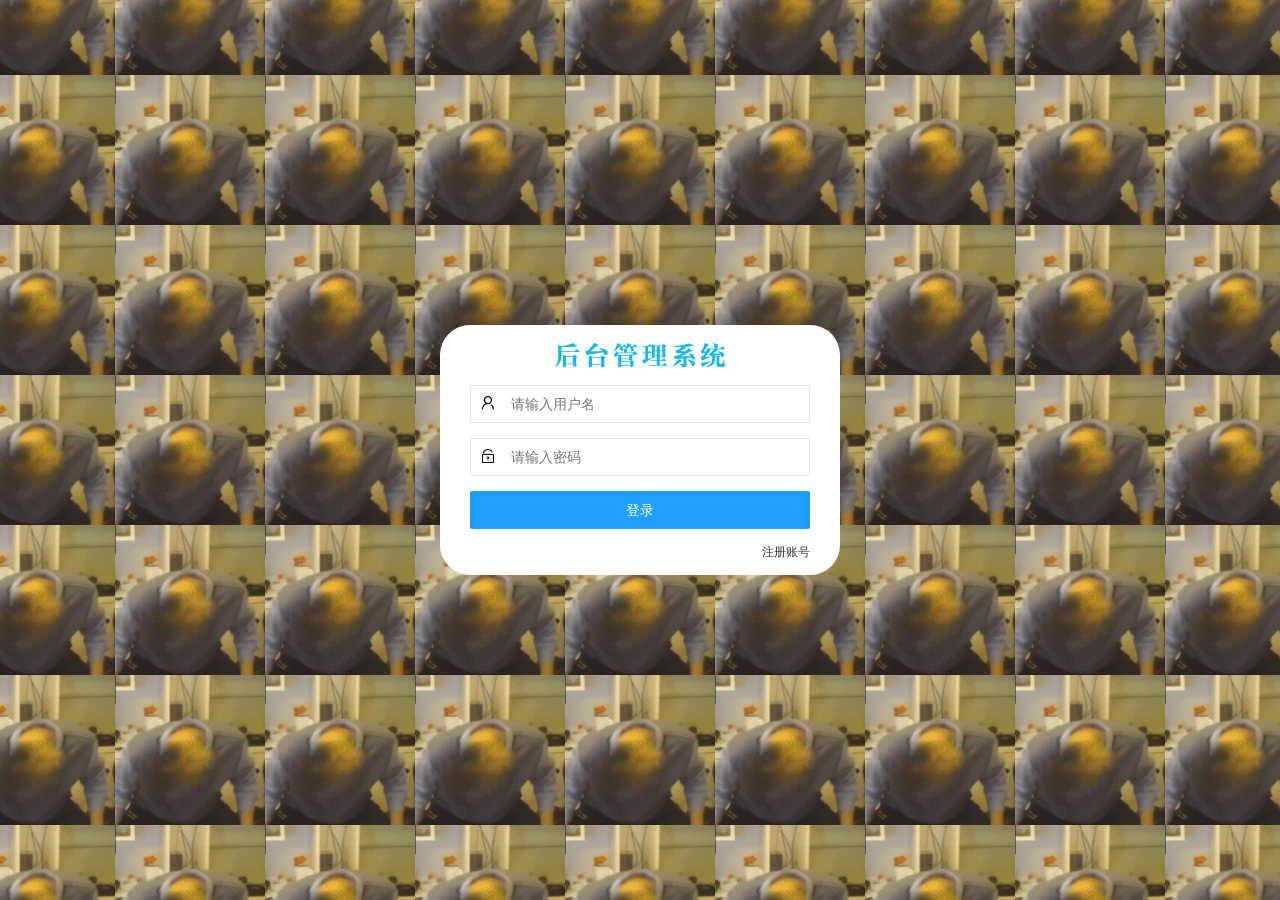
<file: login.html>
<!DOCTYPE html>
<html lang="en">

<head>
    <meta charset="UTF-8">
    <meta name="viewport" content="width=device-width, initial-scale=1.0">
    <title>Document</title>
    <!-- 导入layui样式 -->
    <link rel="stylesheet" href="/assets/lib/layui/css/layui.css">
    <!-- 导入自己的样式 -->
    <link rel="stylesheet" href="/assets/css/login.css">

</head>

<body>
    <!-- 头部区域 -->
    <!-- <div class="layui-main">
        <img src="/assets/images/bigshijian.gif" alt="">
        <img src="/assets/images/bigshijian.gif" alt="">
        <img src="/assets/images/bigshijian.gif" alt="">
        <img src="/assets/images/bigshijian.gif" alt="">
        <img src="/assets/images/bigshijian.gif" alt="">
        <img src="/assets/images/bigshijian.gif" alt="">
        <img src="/assets/images/bigshijian.gif" alt="">
        <img src="/assets/images/bigshijian.gif" alt="">
    </div> -->

    <!-- 登录注册区域 -->
    <div class="loginAndRegBox">
        <!-- 天头 -->
        <div class="title-box"></div>
        <!-- 登录盒子 -->
        <div class="login-box">
            <!-- 登录的表单 -->
            <form class="layui-form" id="form_login">
                <!-- 用户名 -->
                <div class="layui-form-item">
                    <i class="layui-icon layui-icon-username"></i>
                    <input type="text" name="username" required lay-verify="required" placeholder="请输入用户名" autocomplete="off" class="layui-input" />
                </div>
                <!-- 密码 -->
                <div class="layui-form-item">
                    <i class="layui-icon layui-icon-password"></i>
                    <input type="password" name="password" required lay-verify="required|pwd" placeholder="请输入密码" autocomplete="off" class="layui-input" />
                </div>
                <!-- 登录按钮 -->
                <div class="layui-form-item">
                    <!-- 注意：表单提交按钮和普通按钮的区别，就是 lay-submit 属性 -->
                    <button class="layui-btn layui-btn-fluid layui-btn-normal" lay-submit>登录</button>
                </div>
                <div class="layui-form-item links">
                    <a href="javascript:;" id="link_reg">注册账号</a>
                </div>
            </form>
        </div>
        <!-- 注册盒子 -->
        <div class="reg-box">
            <!-- 注册的表单 -->
            <form class="layui-form" id="form_reg">
                <!-- 用户名 -->
                <div class="layui-form-item">
                    <i class="layui-icon layui-icon-username"></i>
                    <input type="text" name="username" required lay-verify="required" placeholder="请输入用户名" autocomplete="off" class="layui-input" />
                </div>
                <!-- 密码 -->
                <div class="layui-form-item">
                    <i class="layui-icon layui-icon-password"></i>
                    <input type="password" name="password" required lay-verify="required|pwd" placeholder="请输入密码" autocomplete="off" class="layui-input" id="truepwd" />
                </div>
                <!-- 重复密码 -->
                <div class="layui-form-item">
                    <i class="layui-icon layui-icon-password"></i>
                    <input type="password" name="password" required lay-verify="required|pwd|repwd" placeholder="再次确认密码" autocomplete="off" class="layui-input" />
                </div>
                <!-- 注册按钮 -->
                <div class="layui-form-item">
                    <!-- 注意：表单提交按钮和普通按钮的区别，就是 lay-submit 属性 -->
                    <button class="layui-btn layui-btn-fluid layui-btn-normal" lay-submit>注册</button>
                </div>
                <div class="layui-form-item links">
                    <a href="javascript:;" id="link_login">登录账号</a>
                </div>
            </form>
        </div>
    </div>



    <!-- 导入layui的js文件 -->
    <script src="/assets/lib/layui/layui.all.js"></script>
    <!-- 导入 JQuery -->
    <script src="/assets/lib/jquery.js"></script>
    <!-- 导入预滤器 -->
    <script src="/assets/js/base.js"></script>
    <!-- 导入自己的js -->
    <script src="/assets/js/login.js"></script>
</body>

</html>
</file>
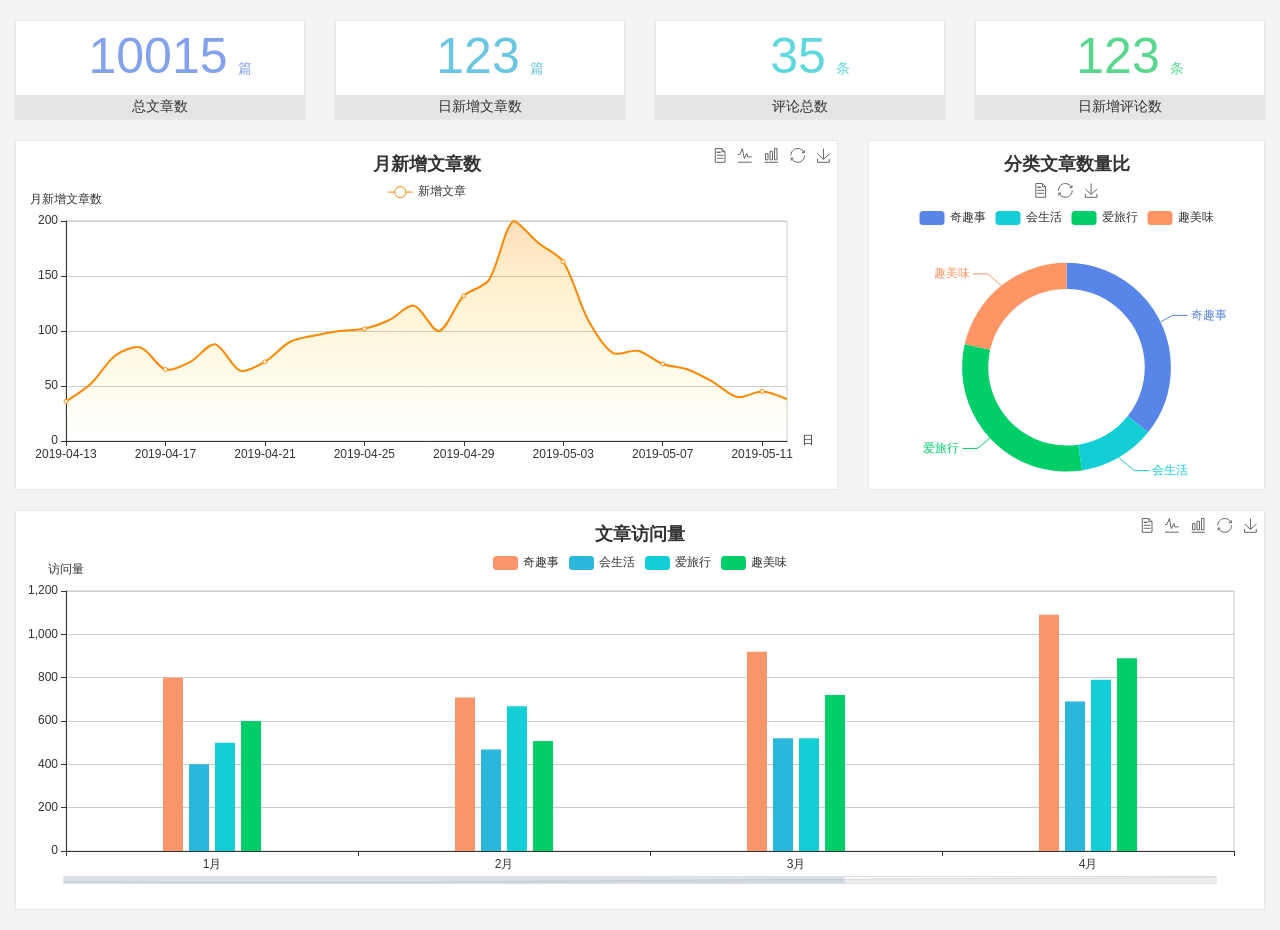
<file: home/dashboard.html>
<!DOCTYPE html>
<html lang="en">

<head>
  <meta charset="UTF-8">
  <meta name="viewport" content="width=device-width, initial-scale=1.0">
  <meta http-equiv="X-UA-Compatible" content="ie=edge">
  <title>图表统计</title>
  <link rel="stylesheet" href="../../assets/lib/bootstrap.css" />
  <link rel="stylesheet" href="../../assets/lib/main.css" />
  <script src="../../assets/lib/jquery.js"></script>
  <script type="text/javascript" src="../../assets/lib/echarts.min.js"></script>
</head>

<body>
  <div class="container-fluid">
    <div class="row spannel_list">
      <div class="col-sm-3 col-xs-6">
        <div class="spannel">
          <em>10015</em><span>篇</span>
          <b>总文章数</b>
        </div>
      </div>
      <div class="col-sm-3 col-xs-6">
        <div class="spannel scolor01">
          <em>123</em><span>篇</span>
          <b>日新增文章数</b>
        </div>
      </div>
      <div class="col-sm-3 col-xs-6">
        <div class="spannel scolor02">
          <em>35</em><span>条</span>
          <b>评论总数</b>
        </div>
      </div>
      <div class="col-sm-3 col-xs-6">
        <div class="spannel scolor03">
          <em>123</em><span>条</span>
          <b>日新增评论数</b>
        </div>
      </div>
    </div>
  </div>

  <div class="container-fluid">
    <div class="row curve-pie">
      <div class="col-lg-8 col-md-8">
        <div class="gragh_pannel" id="curve_show"></div>
      </div>
      <div class="col-lg-4 col-md-4">
        <div class="gragh_pannel" id="pie_show"></div>
      </div>
    </div>
  </div>

  <div class="container-fluid">
    <div class="column_pannel" id="column_show"></div>
  </div>

  <script>
    var oChart = echarts.init(document.getElementById('curve_show'));
    var aList_all = [
      { 'count': 36, 'date': '2019-04-13' },
      { 'count': 52, 'date': '2019-04-14' },
      { 'count': 78, 'date': '2019-04-15' },
      { 'count': 85, 'date': '2019-04-16' },
      { 'count': 65, 'date': '2019-04-17' },
      { 'count': 72, 'date': '2019-04-18' },
      { 'count': 88, 'date': '2019-04-19' },
      { 'count': 64, 'date': '2019-04-20' },
      { 'count': 72, 'date': '2019-04-21' },
      { 'count': 90, 'date': '2019-04-22' },
      { 'count': 96, 'date': '2019-04-23' },
      { 'count': 100, 'date': '2019-04-24' },
      { 'count': 102, 'date': '2019-04-25' },
      { 'count': 110, 'date': '2019-04-26' },
      { 'count': 123, 'date': '2019-04-27' },
      { 'count': 100, 'date': '2019-04-28' },
      { 'count': 132, 'date': '2019-04-29' },
      { 'count': 146, 'date': '2019-04-30' },
      { 'count': 200, 'date': '2019-05-01' },
      { 'count': 180, 'date': '2019-05-02' },
      { 'count': 163, 'date': '2019-05-03' },
      { 'count': 110, 'date': '2019-05-04' },
      { 'count': 80, 'date': '2019-05-05' },
      { 'count': 82, 'date': '2019-05-06' },
      { 'count': 70, 'date': '2019-05-07' },
      { 'count': 65, 'date': '2019-05-08' },
      { 'count': 54, 'date': '2019-05-09' },
      { 'count': 40, 'date': '2019-05-10' },
      { 'count': 45, 'date': '2019-05-11' },
      { 'count': 38, 'date': '2019-05-12' },
    ];

    let aCount = [];
    let aDate = [];

    for (var i = 0; i < aList_all.length; i++) {
      aCount.push(aList_all[i].count);
      aDate.push(aList_all[i].date);
    }

    var chartopt = {
      title: {
        text: '月新增文章数',
        left: 'center',
        top: '10'
      },
      tooltip: {
        trigger: 'axis'
      },
      legend: {
        data: ['新增文章'],
        top: '40'
      },
      toolbox: {
        show: true,
        feature: {
          mark: { show: true },
          dataView: { show: true, readOnly: false },
          magicType: { show: true, type: ['line', 'bar'] },
          restore: { show: true },
          saveAsImage: { show: true }
        }
      },
      calculable: true,
      xAxis: [
        {
          name: '日',
          type: 'category',
          boundaryGap: false,
          data: aDate
        }
      ],
      yAxis: [
        {
          name: '月新增文章数',
          type: 'value'
        }
      ],
      series: [
        {
          name: '新增文章',
          type: 'line',
          smooth: true,
          itemStyle: { normal: { areaStyle: { type: 'default' }, color: '#f80' }, lineStyle: { color: '#f80' } },
          data: aCount
        }],
      areaStyle: {
        normal: {
          color: new echarts.graphic.LinearGradient(0, 0, 0, 1, [{
            offset: 0,
            color: 'rgba(255,136,0,0.39)'
          }, {
            offset: .34,
            color: 'rgba(255,180,0,0.25)'
          }, {
            offset: 1,
            color: 'rgba(255,222,0,0.00)'
          }])

        }
      },
      grid: {
        show: true,
        x: 50,
        x2: 50,
        y: 80,
        height: 220
      }
    };

    oChart.setOption(chartopt);


    var oPie = echarts.init(document.getElementById('pie_show'));
    var oPieopt =
    {
      title: {
        top: 10,
        text: '分类文章数量比',
        x: 'center'
      },
      tooltip: {
        trigger: 'item',
        formatter: "{a} <br/>{b} : {c} ({d}%)"
      },
      color: ['#5885e8', '#13cfd5', '#00ce68', '#ff9565'],
      legend: {
        x: 'center',
        top: 65,
        data: ['奇趣事', '会生活', '爱旅行', '趣美味']
      },
      toolbox: {
        show: true,
        x: 'center',
        top: 35,
        feature: {
          mark: { show: true },
          dataView: { show: true, readOnly: false },
          magicType: {
            show: true,
            type: ['pie', 'funnel'],
            option: {
              funnel: {
                x: '25%',
                width: '50%',
                funnelAlign: 'left',
                max: 1548
              }
            }
          },
          restore: { show: true },
          saveAsImage: { show: true }
        }
      },
      calculable: true,
      series: [
        {
          name: '访问来源',
          type: 'pie',
          radius: ['45%', '60%'],
          center: ['50%', '65%'],
          data: [
            { value: 300, name: '奇趣事' },
            { value: 100, name: '会生活' },
            { value: 260, name: '爱旅行' },
            { value: 180, name: '趣美味' }
          ]
        }
      ]
    };
    oPie.setOption(oPieopt);



    var oColumn = this.echarts.init(document.getElementById('column_show'));
    var oColumnopt =
    {
      title: {
        text: '文章访问量',
        left: 'center',
        top: '10'
      },
      tooltip: {
        trigger: 'axis'
      },
      legend: {
        data: ['奇趣事', '会生活', '爱旅行', '趣美味'],
        top: '40'
      },
      toolbox: {
        show: true,
        feature: {
          mark: { show: true },
          dataView: { show: true, readOnly: false },
          magicType: { show: true, type: ['line', 'bar'] },
          restore: { show: true },
          saveAsImage: { show: true }
        }
      },
      calculable: true,
      xAxis: [
        {
          type: 'category',
          data: ['1月', '2月', '3月', '4月', '5月']
        }
      ],
      yAxis: [
        {
          name: '访问量',
          type: 'value'
        }
      ],
      series: [
        {
          name: '奇趣事',
          type: 'bar',
          barWidth: 20,
          itemStyle: {
            normal: { areaStyle: { type: 'default' }, color: '#fd956a' }
          },
          data: [800, 708, 920, 1090, 1200]
        },
        {
          name: '会生活',
          type: 'bar',
          barWidth: 20,
          itemStyle: {
            normal: { areaStyle: { type: 'default' }, color: '#2bb6db' }
          },
          data: [400, 468, 520, 690, 800]
        },
        {
          name: '爱旅行',
          type: 'bar',
          barWidth: 20,
          itemStyle: {
            normal: { areaStyle: { type: 'default' }, color: '#13cfd5' }
          },
          data: [500, 668, 520, 790, 900]
        },
        {
          name: '趣美味',
          type: 'bar',
          barWidth: 20,
          itemStyle: {
            normal: { areaStyle: { type: 'default' }, color: '#00ce68' }
          },
          data: [600, 508, 720, 890, 1000]
        }
      ],
      grid: {
        show: true,
        x: 50,
        x2: 30,
        y: 80,
        height: 260
      },
      dataZoom: [//给x轴设置滚动条
        {
          start: 0,//默认为0
          end: 100 - 1000 / 31,//默认为100
          type: 'slider',
          show: true,
          xAxisIndex: [0],
          handleSize: 0,//滑动条的 左右2个滑动条的大小
          height: 8,//组件高度
          left: 45, //左边的距离
          right: 50,//右边的距离
          bottom: 26,//右边的距离
          handleColor: '#ddd',//h滑动图标的颜色
          handleStyle: {
            borderColor: "#cacaca",
            borderWidth: "1",
            shadowBlur: 2,
            background: "#ddd",
            shadowColor: "#ddd",
          }
        }]
    };
    oColumn.setOption(oColumnopt);
  </script>
</body>

</html>
</file>
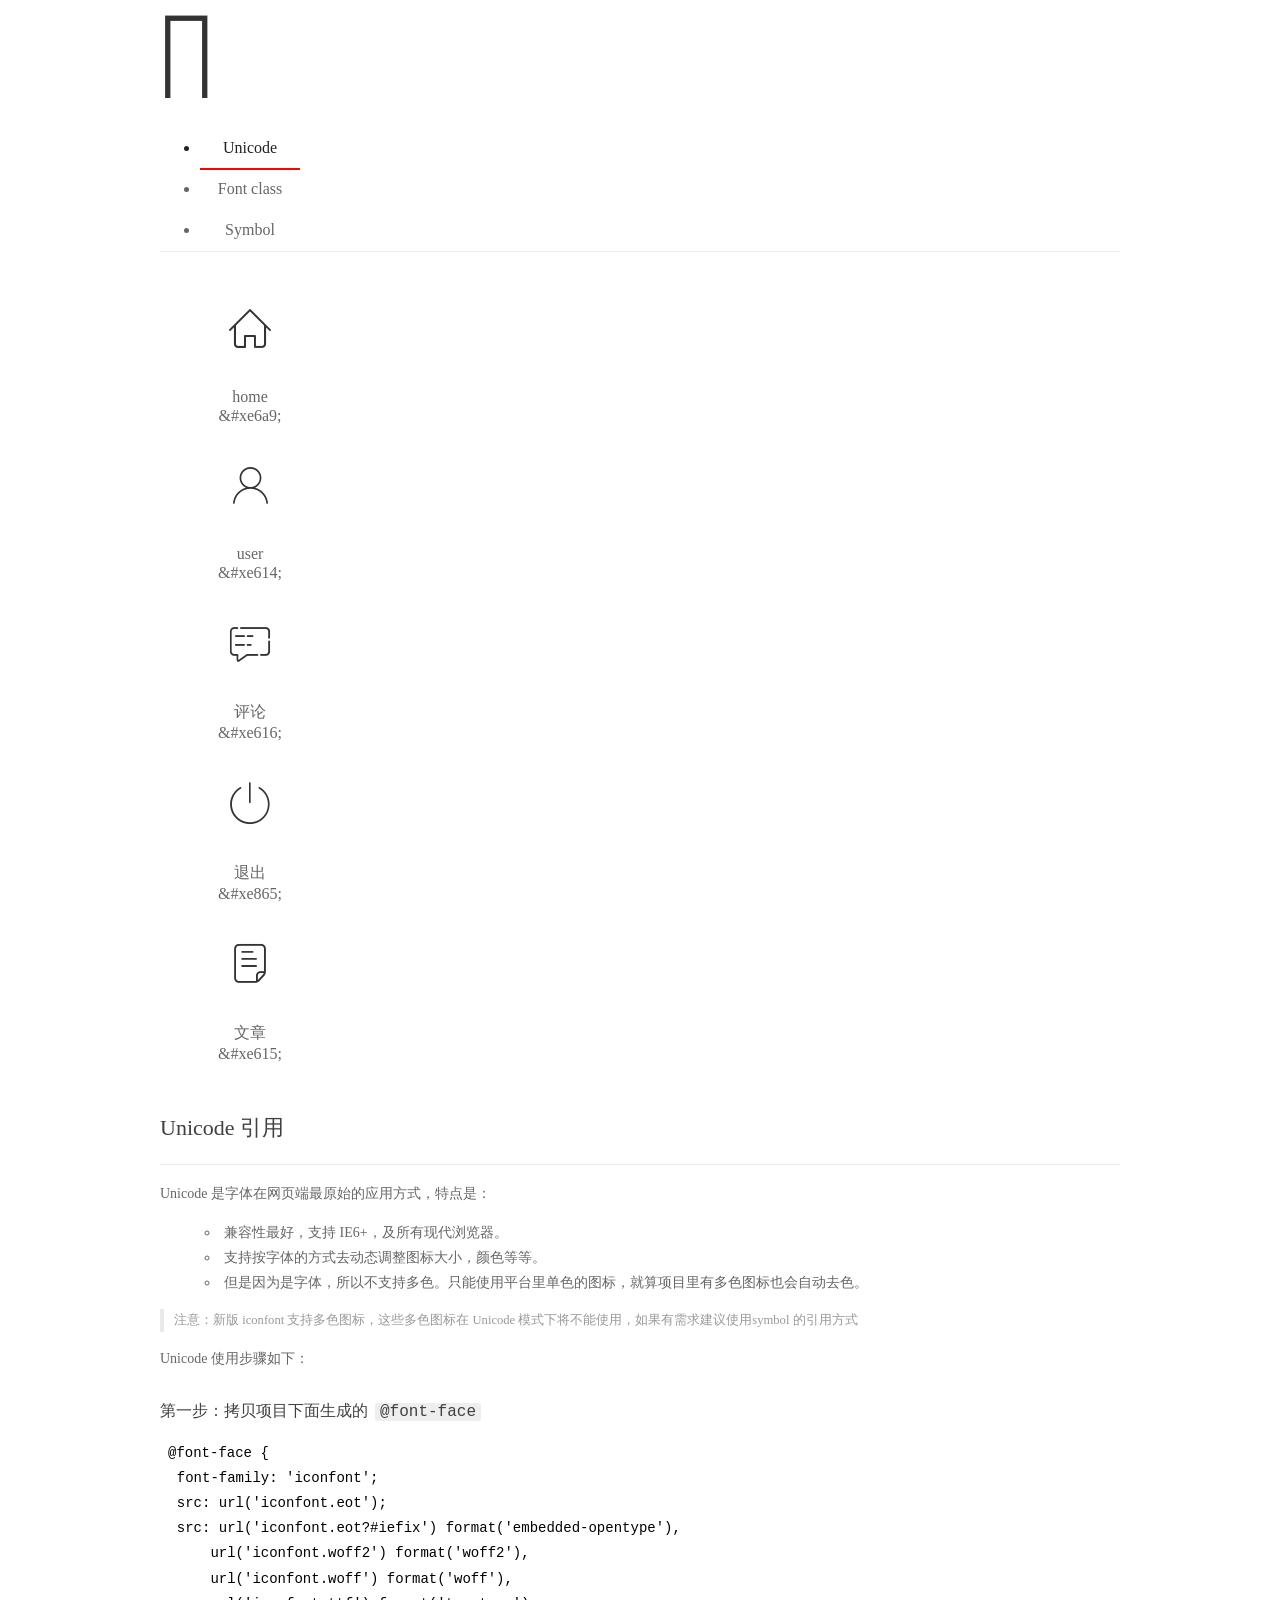
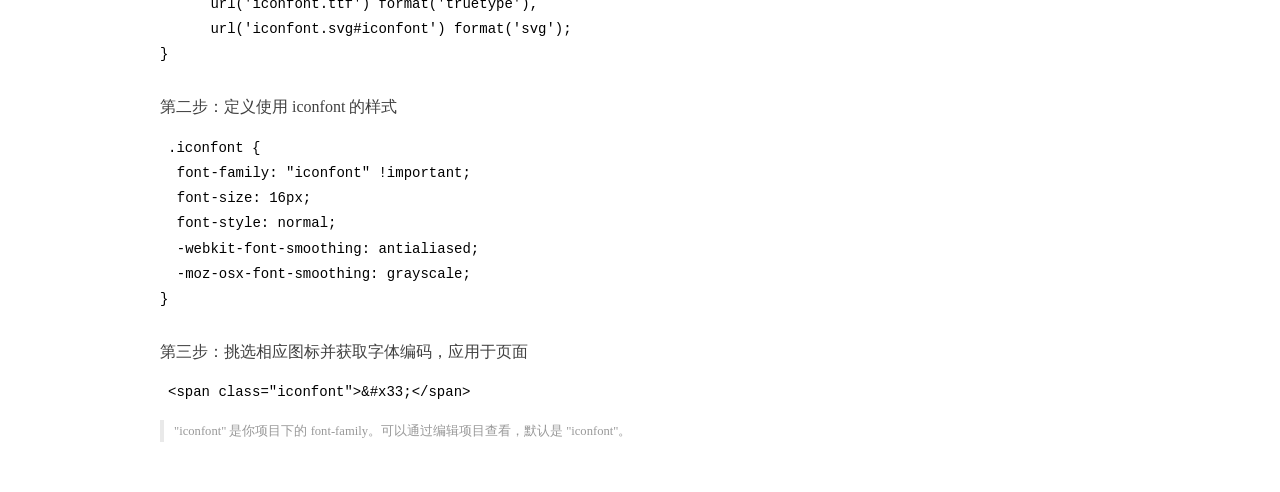
<file: assets/fonts/demo_index.html>
<!DOCTYPE html>
<html>
<head>
  <meta charset="utf-8"/>
  <title>IconFont Demo</title>
  <link rel="shortcut icon" href="https://gtms04.alicdn.com/tps/i4/TB1_oz6GVXXXXaFXpXXJDFnIXXX-64-64.ico" type="image/x-icon"/>
  <link rel="stylesheet" href="https://g.alicdn.com/thx/cube/1.3.2/cube.min.css">
  <link rel="stylesheet" href="demo.css">
  <link rel="stylesheet" href="iconfont.css">
  <script src="iconfont.js"></script>
  <!-- jQuery -->
  <script src="https://a1.alicdn.com/oss/uploads/2018/12/26/7bfddb60-08e8-11e9-9b04-53e73bb6408b.js"></script>
  <!-- 代码高亮 -->
  <script src="https://a1.alicdn.com/oss/uploads/2018/12/26/a3f714d0-08e6-11e9-8a15-ebf944d7534c.js"></script>
</head>
<body>
  <div class="main">
    <h1 class="logo"><a href="https://www.iconfont.cn/" title="iconfont 首页" target="_blank">&#xe86b;</a></h1>
    <div class="nav-tabs">
      <ul id="tabs" class="dib-box">
        <li class="dib active"><span>Unicode</span></li>
        <li class="dib"><span>Font class</span></li>
        <li class="dib"><span>Symbol</span></li>
      </ul>
      
    </div>
    <div class="tab-container">
      <div class="content unicode" style="display: block;">
          <ul class="icon_lists dib-box">
          
            <li class="dib">
              <span class="icon iconfont">&#xe6a9;</span>
                <div class="name">home</div>
                <div class="code-name">&amp;#xe6a9;</div>
              </li>
          
            <li class="dib">
              <span class="icon iconfont">&#xe614;</span>
                <div class="name">user</div>
                <div class="code-name">&amp;#xe614;</div>
              </li>
          
            <li class="dib">
              <span class="icon iconfont">&#xe616;</span>
                <div class="name">评论</div>
                <div class="code-name">&amp;#xe616;</div>
              </li>
          
            <li class="dib">
              <span class="icon iconfont">&#xe865;</span>
                <div class="name">退出</div>
                <div class="code-name">&amp;#xe865;</div>
              </li>
          
            <li class="dib">
              <span class="icon iconfont">&#xe615;</span>
                <div class="name">文章</div>
                <div class="code-name">&amp;#xe615;</div>
              </li>
          
          </ul>
          <div class="article markdown">
          <h2 id="unicode-">Unicode 引用</h2>
          <hr>

          <p>Unicode 是字体在网页端最原始的应用方式，特点是：</p>
          <ul>
            <li>兼容性最好，支持 IE6+，及所有现代浏览器。</li>
            <li>支持按字体的方式去动态调整图标大小，颜色等等。</li>
            <li>但是因为是字体，所以不支持多色。只能使用平台里单色的图标，就算项目里有多色图标也会自动去色。</li>
          </ul>
          <blockquote>
            <p>注意：新版 iconfont 支持多色图标，这些多色图标在 Unicode 模式下将不能使用，如果有需求建议使用symbol 的引用方式</p>
          </blockquote>
          <p>Unicode 使用步骤如下：</p>
          <h3 id="-font-face">第一步：拷贝项目下面生成的 <code>@font-face</code></h3>
<pre><code class="language-css"
>@font-face {
  font-family: 'iconfont';
  src: url('iconfont.eot');
  src: url('iconfont.eot?#iefix') format('embedded-opentype'),
      url('iconfont.woff2') format('woff2'),
      url('iconfont.woff') format('woff'),
      url('iconfont.ttf') format('truetype'),
      url('iconfont.svg#iconfont') format('svg');
}
</code></pre>
          <h3 id="-iconfont-">第二步：定义使用 iconfont 的样式</h3>
<pre><code class="language-css"
>.iconfont {
  font-family: "iconfont" !important;
  font-size: 16px;
  font-style: normal;
  -webkit-font-smoothing: antialiased;
  -moz-osx-font-smoothing: grayscale;
}
</code></pre>
          <h3 id="-">第三步：挑选相应图标并获取字体编码，应用于页面</h3>
<pre>
<code class="language-html"
>&lt;span class="iconfont"&gt;&amp;#x33;&lt;/span&gt;
</code></pre>
          <blockquote>
            <p>"iconfont" 是你项目下的 font-family。可以通过编辑项目查看，默认是 "iconfont"。</p>
          </blockquote>
          </div>
      </div>
      <div class="content font-class">
        <ul class="icon_lists dib-box">
          
          <li class="dib">
            <span class="icon iconfont icon-home"></span>
            <div class="name">
              home
            </div>
            <div class="code-name">.icon-home
            </div>
          </li>
          
          <li class="dib">
            <span class="icon iconfont icon-user"></span>
            <div class="name">
              user
            </div>
            <div class="code-name">.icon-user
            </div>
          </li>
          
          <li class="dib">
            <span class="icon iconfont icon-pinglun"></span>
            <div class="name">
              评论
            </div>
            <div class="code-name">.icon-pinglun
            </div>
          </li>
          
          <li class="dib">
            <span class="icon iconfont icon-tuichu"></span>
            <div class="name">
              退出
            </div>
            <div class="code-name">.icon-tuichu
            </div>
          </li>
          
          <li class="dib">
            <span class="icon iconfont icon-16"></span>
            <div class="name">
              文章
            </div>
            <div class="code-name">.icon-16
            </div>
          </li>
          
        </ul>
        <div class="article markdown">
        <h2 id="font-class-">font-class 引用</h2>
        <hr>

        <p>font-class 是 Unicode 使用方式的一种变种，主要是解决 Unicode 书写不直观，语意不明确的问题。</p>
        <p>与 Unicode 使用方式相比，具有如下特点：</p>
        <ul>
          <li>兼容性良好，支持 IE8+，及所有现代浏览器。</li>
          <li>相比于 Unicode 语意明确，书写更直观。可以很容易分辨这个 icon 是什么。</li>
          <li>因为使用 class 来定义图标，所以当要替换图标时，只需要修改 class 里面的 Unicode 引用。</li>
          <li>不过因为本质上还是使用的字体，所以多色图标还是不支持的。</li>
        </ul>
        <p>使用步骤如下：</p>
        <h3 id="-fontclass-">第一步：引入项目下面生成的 fontclass 代码：</h3>
<pre><code class="language-html">&lt;link rel="stylesheet" href="./iconfont.css"&gt;
</code></pre>
        <h3 id="-">第二步：挑选相应图标并获取类名，应用于页面：</h3>
<pre><code class="language-html">&lt;span class="iconfont icon-xxx"&gt;&lt;/span&gt;
</code></pre>
        <blockquote>
          <p>"
            iconfont" 是你项目下的 font-family。可以通过编辑项目查看，默认是 "iconfont"。</p>
        </blockquote>
      </div>
      </div>
      <div class="content symbol">
          <ul class="icon_lists dib-box">
          
            <li class="dib">
                <svg class="icon svg-icon" aria-hidden="true">
                  <use xlink:href="#icon-home"></use>
                </svg>
                <div class="name">home</div>
                <div class="code-name">#icon-home</div>
            </li>
          
            <li class="dib">
                <svg class="icon svg-icon" aria-hidden="true">
                  <use xlink:href="#icon-user"></use>
                </svg>
                <div class="name">user</div>
                <div class="code-name">#icon-user</div>
            </li>
          
            <li class="dib">
                <svg class="icon svg-icon" aria-hidden="true">
                  <use xlink:href="#icon-pinglun"></use>
                </svg>
                <div class="name">评论</div>
                <div class="code-name">#icon-pinglun</div>
            </li>
          
            <li class="dib">
                <svg class="icon svg-icon" aria-hidden="true">
                  <use xlink:href="#icon-tuichu"></use>
                </svg>
                <div class="name">退出</div>
                <div class="code-name">#icon-tuichu</div>
            </li>
          
            <li class="dib">
                <svg class="icon svg-icon" aria-hidden="true">
                  <use xlink:href="#icon-16"></use>
                </svg>
                <div class="name">文章</div>
                <div class="code-name">#icon-16</div>
            </li>
          
          </ul>
          <div class="article markdown">
          <h2 id="symbol-">Symbol 引用</h2>
          <hr>

          <p>这是一种全新的使用方式，应该说这才是未来的主流，也是平台目前推荐的用法。相关介绍可以参考这篇<a href="">文章</a>
            这种用法其实是做了一个 SVG 的集合，与另外两种相比具有如下特点：</p>
          <ul>
            <li>支持多色图标了，不再受单色限制。</li>
            <li>通过一些技巧，支持像字体那样，通过 <code>font-size</code>, <code>color</code> 来调整样式。</li>
            <li>兼容性较差，支持 IE9+，及现代浏览器。</li>
            <li>浏览器渲染 SVG 的性能一般，还不如 png。</li>
          </ul>
          <p>使用步骤如下：</p>
          <h3 id="-symbol-">第一步：引入项目下面生成的 symbol 代码：</h3>
<pre><code class="language-html">&lt;script src="./iconfont.js"&gt;&lt;/script&gt;
</code></pre>
          <h3 id="-css-">第二步：加入通用 CSS 代码（引入一次就行）：</h3>
<pre><code class="language-html">&lt;style&gt;
.icon {
  width: 1em;
  height: 1em;
  vertical-align: -0.15em;
  fill: currentColor;
  overflow: hidden;
}
&lt;/style&gt;
</code></pre>
          <h3 id="-">第三步：挑选相应图标并获取类名，应用于页面：</h3>
<pre><code class="language-html">&lt;svg class="icon" aria-hidden="true"&gt;
  &lt;use xlink:href="#icon-xxx"&gt;&lt;/use&gt;
&lt;/svg&gt;
</code></pre>
          </div>
      </div>

    </div>
  </div>
  <script>
  $(document).ready(function () {
      $('.tab-container .content:first').show()

      $('#tabs li').click(function (e) {
        var tabContent = $('.tab-container .content')
        var index = $(this).index()

        if ($(this).hasClass('active')) {
          return
        } else {
          $('#tabs li').removeClass('active')
          $(this).addClass('active')

          tabContent.hide().eq(index).fadeIn()
        }
      })
    })
  </script>
</body>
</html>
</file>
<file: assets/lib/layui/css/layui.css>
/** layui-v2.5.5 MIT License By https://www.layui.com */
 .layui-inline,img{display:inline-block;vertical-align:middle}h1,h2,h3,h4,h5,h6{font-weight:400}.layui-edge,.layui-header,.layui-inline,.layui-main{position:relative}.layui-body,.layui-edge,.layui-elip{overflow:hidden}.layui-btn,.layui-edge,.layui-inline,img{vertical-align:middle}.layui-btn,.layui-disabled,.layui-icon,.layui-unselect{-moz-user-select:none;-webkit-user-select:none;-ms-user-select:none}.layui-elip,.layui-form-checkbox span,.layui-form-pane .layui-form-label{text-overflow:ellipsis;white-space:nowrap}.layui-breadcrumb,.layui-tree-btnGroup{visibility:hidden}blockquote,body,button,dd,div,dl,dt,form,h1,h2,h3,h4,h5,h6,input,li,ol,p,pre,td,textarea,th,ul{margin:0;padding:0;-webkit-tap-highlight-color:rgba(0,0,0,0)}a:active,a:hover{outline:0}img{border:none}li{list-style:none}table{border-collapse:collapse;border-spacing:0}h4,h5,h6{font-size:100%}button,input,optgroup,option,select,textarea{font-family:inherit;font-size:inherit;font-style:inherit;font-weight:inherit;outline:0}pre{white-space:pre-wrap;white-space:-moz-pre-wrap;white-space:-pre-wrap;white-space:-o-pre-wrap;word-wrap:break-word}body{line-height:24px;font:14px Helvetica Neue,Helvetica,PingFang SC,Tahoma,Arial,sans-serif}hr{height:1px;margin:10px 0;border:0;clear:both}a{color:#333;text-decoration:none}a:hover{color:#777}a cite{font-style:normal;*cursor:pointer}.layui-border-box,.layui-border-box *{box-sizing:border-box}.layui-box,.layui-box *{box-sizing:content-box}.layui-clear{clear:both;*zoom:1}.layui-clear:after{content:'\20';clear:both;*zoom:1;display:block;height:0}.layui-inline{*display:inline;*zoom:1}.layui-edge{display:inline-block;width:0;height:0;border-width:6px;border-style:dashed;border-color:transparent}.layui-edge-top{top:-4px;border-bottom-color:#999;border-bottom-style:solid}.layui-edge-right{border-left-color:#999;border-left-style:solid}.layui-edge-bottom{top:2px;border-top-color:#999;border-top-style:solid}.layui-edge-left{border-right-color:#999;border-right-style:solid}.layui-disabled,.layui-disabled:hover{color:#d2d2d2!important;cursor:not-allowed!important}.layui-circle{border-radius:100%}.layui-show{display:block!important}.layui-hide{display:none!important}@font-face{font-family:layui-icon;src:url(../font/iconfont.eot?v=250);src:url(../font/iconfont.eot?v=250#iefix) format('embedded-opentype'),url(../font/iconfont.woff2?v=250) format('woff2'),url(../font/iconfont.woff?v=250) format('woff'),url(../font/iconfont.ttf?v=250) format('truetype'),url(../font/iconfont.svg?v=250#layui-icon) format('svg')}.layui-icon{font-family:layui-icon!important;font-size:16px;font-style:normal;-webkit-font-smoothing:antialiased;-moz-osx-font-smoothing:grayscale}.layui-icon-reply-fill:before{content:"\e611"}.layui-icon-set-fill:before{content:"\e614"}.layui-icon-menu-fill:before{content:"\e60f"}.layui-icon-search:before{content:"\e615"}.layui-icon-share:before{content:"\e641"}.layui-icon-set-sm:before{content:"\e620"}.layui-icon-engine:before{content:"\e628"}.layui-icon-close:before{content:"\1006"}.layui-icon-close-fill:before{content:"\1007"}.layui-icon-chart-screen:before{content:"\e629"}.layui-icon-star:before{content:"\e600"}.layui-icon-circle-dot:before{content:"\e617"}.layui-icon-chat:before{content:"\e606"}.layui-icon-release:before{content:"\e609"}.layui-icon-list:before{content:"\e60a"}.layui-icon-chart:before{content:"\e62c"}.layui-icon-ok-circle:before{content:"\1005"}.layui-icon-layim-theme:before{content:"\e61b"}.layui-icon-table:before{content:"\e62d"}.layui-icon-right:before{content:"\e602"}.layui-icon-left:before{content:"\e603"}.layui-icon-cart-simple:before{content:"\e698"}.layui-icon-face-cry:before{content:"\e69c"}.layui-icon-face-smile:before{content:"\e6af"}.layui-icon-survey:before{content:"\e6b2"}.layui-icon-tree:before{content:"\e62e"}.layui-icon-upload-circle:before{content:"\e62f"}.layui-icon-add-circle:before{content:"\e61f"}.layui-icon-download-circle:before{content:"\e601"}.layui-icon-templeate-1:before{content:"\e630"}.layui-icon-util:before{content:"\e631"}.layui-icon-face-surprised:before{content:"\e664"}.layui-icon-edit:before{content:"\e642"}.layui-icon-speaker:before{content:"\e645"}.layui-icon-down:before{content:"\e61a"}.layui-icon-file:before{content:"\e621"}.layui-icon-layouts:before{content:"\e632"}.layui-icon-rate-half:before{content:"\e6c9"}.layui-icon-add-circle-fine:before{content:"\e608"}.layui-icon-prev-circle:before{content:"\e633"}.layui-icon-read:before{content:"\e705"}.layui-icon-404:before{content:"\e61c"}.layui-icon-carousel:before{content:"\e634"}.layui-icon-help:before{content:"\e607"}.layui-icon-code-circle:before{content:"\e635"}.layui-icon-water:before{content:"\e636"}.layui-icon-username:before{content:"\e66f"}.layui-icon-find-fill:before{content:"\e670"}.layui-icon-about:before{content:"\e60b"}.layui-icon-location:before{content:"\e715"}.layui-icon-up:before{content:"\e619"}.layui-icon-pause:before{content:"\e651"}.layui-icon-date:before{content:"\e637"}.layui-icon-layim-uploadfile:before{content:"\e61d"}.layui-icon-delete:before{content:"\e640"}.layui-icon-play:before{content:"\e652"}.layui-icon-top:before{content:"\e604"}.layui-icon-friends:before{content:"\e612"}.layui-icon-refresh-3:before{content:"\e9aa"}.layui-icon-ok:before{content:"\e605"}.layui-icon-layer:before{content:"\e638"}.layui-icon-face-smile-fine:before{content:"\e60c"}.layui-icon-dollar:before{content:"\e659"}.layui-icon-group:before{content:"\e613"}.layui-icon-layim-download:before{content:"\e61e"}.layui-icon-picture-fine:before{content:"\e60d"}.layui-icon-link:before{content:"\e64c"}.layui-icon-diamond:before{content:"\e735"}.layui-icon-log:before{content:"\e60e"}.layui-icon-rate-solid:before{content:"\e67a"}.layui-icon-fonts-del:before{content:"\e64f"}.layui-icon-unlink:before{content:"\e64d"}.layui-icon-fonts-clear:before{content:"\e639"}.layui-icon-triangle-r:before{content:"\e623"}.layui-icon-circle:before{content:"\e63f"}.layui-icon-radio:before{content:"\e643"}.layui-icon-align-center:before{content:"\e647"}.layui-icon-align-right:before{content:"\e648"}.layui-icon-align-left:before{content:"\e649"}.layui-icon-loading-1:before{content:"\e63e"}.layui-icon-return:before{content:"\e65c"}.layui-icon-fonts-strong:before{content:"\e62b"}.layui-icon-upload:before{content:"\e67c"}.layui-icon-dialogue:before{content:"\e63a"}.layui-icon-video:before{content:"\e6ed"}.layui-icon-headset:before{content:"\e6fc"}.layui-icon-cellphone-fine:before{content:"\e63b"}.layui-icon-add-1:before{content:"\e654"}.layui-icon-face-smile-b:before{content:"\e650"}.layui-icon-fonts-html:before{content:"\e64b"}.layui-icon-form:before{content:"\e63c"}.layui-icon-cart:before{content:"\e657"}.layui-icon-camera-fill:before{content:"\e65d"}.layui-icon-tabs:before{content:"\e62a"}.layui-icon-fonts-code:before{content:"\e64e"}.layui-icon-fire:before{content:"\e756"}.layui-icon-set:before{content:"\e716"}.layui-icon-fonts-u:before{content:"\e646"}.layui-icon-triangle-d:before{content:"\e625"}.layui-icon-tips:before{content:"\e702"}.layui-icon-picture:before{content:"\e64a"}.layui-icon-more-vertical:before{content:"\e671"}.layui-icon-flag:before{content:"\e66c"}.layui-icon-loading:before{content:"\e63d"}.layui-icon-fonts-i:before{content:"\e644"}.layui-icon-refresh-1:before{content:"\e666"}.layui-icon-rmb:before{content:"\e65e"}.layui-icon-home:before{content:"\e68e"}.layui-icon-user:before{content:"\e770"}.layui-icon-notice:before{content:"\e667"}.layui-icon-login-weibo:before{content:"\e675"}.layui-icon-voice:before{content:"\e688"}.layui-icon-upload-drag:before{content:"\e681"}.layui-icon-login-qq:before{content:"\e676"}.layui-icon-snowflake:before{content:"\e6b1"}.layui-icon-file-b:before{content:"\e655"}.layui-icon-template:before{content:"\e663"}.layui-icon-auz:before{content:"\e672"}.layui-icon-console:before{content:"\e665"}.layui-icon-app:before{content:"\e653"}.layui-icon-prev:before{content:"\e65a"}.layui-icon-website:before{content:"\e7ae"}.layui-icon-next:before{content:"\e65b"}.layui-icon-component:before{content:"\e857"}.layui-icon-more:before{content:"\e65f"}.layui-icon-login-wechat:before{content:"\e677"}.layui-icon-shrink-right:before{content:"\e668"}.layui-icon-spread-left:before{content:"\e66b"}.layui-icon-camera:before{content:"\e660"}.layui-icon-note:before{content:"\e66e"}.layui-icon-refresh:before{content:"\e669"}.layui-icon-female:before{content:"\e661"}.layui-icon-male:before{content:"\e662"}.layui-icon-password:before{content:"\e673"}.layui-icon-senior:before{content:"\e674"}.layui-icon-theme:before{content:"\e66a"}.layui-icon-tread:before{content:"\e6c5"}.layui-icon-praise:before{content:"\e6c6"}.layui-icon-star-fill:before{content:"\e658"}.layui-icon-rate:before{content:"\e67b"}.layui-icon-template-1:before{content:"\e656"}.layui-icon-vercode:before{content:"\e679"}.layui-icon-cellphone:before{content:"\e678"}.layui-icon-screen-full:before{content:"\e622"}.layui-icon-screen-restore:before{content:"\e758"}.layui-icon-cols:before{content:"\e610"}.layui-icon-export:before{content:"\e67d"}.layui-icon-print:before{content:"\e66d"}.layui-icon-slider:before{content:"\e714"}.layui-icon-addition:before{content:"\e624"}.layui-icon-subtraction:before{content:"\e67e"}.layui-icon-service:before{content:"\e626"}.layui-icon-transfer:before{content:"\e691"}.layui-main{width:1140px;margin:0 auto}.layui-header{z-index:1000;height:60px}.layui-header a:hover{transition:all .5s;-webkit-transition:all .5s}.layui-side{position:fixed;left:0;top:0;bottom:0;z-index:999;width:200px;overflow-x:hidden}.layui-side-scroll{position:relative;width:220px;height:100%;overflow-x:hidden}.layui-body{position:absolute;left:200px;right:0;top:0;bottom:0;z-index:998;width:auto;overflow-y:auto;box-sizing:border-box}.layui-layout-body{overflow:hidden}.layui-layout-admin .layui-header{background-color:#23262E}.layui-layout-admin .layui-side{top:60px;width:200px;overflow-x:hidden}.layui-layout-admin .layui-body{position:fixed;top:60px;bottom:44px}.layui-layout-admin .layui-main{width:auto;margin:0 15px}.layui-layout-admin .layui-footer{position:fixed;left:200px;right:0;bottom:0;height:44px;line-height:44px;padding:0 15px;background-color:#eee}.layui-layout-admin .layui-logo{position:absolute;left:0;top:0;width:200px;height:100%;line-height:60px;text-align:center;color:#009688;font-size:16px}.layui-layout-admin .layui-header .layui-nav{background:0 0}.layui-layout-left{position:absolute!important;left:200px;top:0}.layui-layout-right{position:absolute!important;right:0;top:0}.layui-container{position:relative;margin:0 auto;padding:0 15px;box-sizing:border-box}.layui-fluid{position:relative;margin:0 auto;padding:0 15px}.layui-row:after,.layui-row:before{content:'';display:block;clear:both}.layui-col-lg1,.layui-col-lg10,.layui-col-lg11,.layui-col-lg12,.layui-col-lg2,.layui-col-lg3,.layui-col-lg4,.layui-col-lg5,.layui-col-lg6,.layui-col-lg7,.layui-col-lg8,.layui-col-lg9,.layui-col-md1,.layui-col-md10,.layui-col-md11,.layui-col-md12,.layui-col-md2,.layui-col-md3,.layui-col-md4,.layui-col-md5,.layui-col-md6,.layui-col-md7,.layui-col-md8,.layui-col-md9,.layui-col-sm1,.layui-col-sm10,.layui-col-sm11,.layui-col-sm12,.layui-col-sm2,.layui-col-sm3,.layui-col-sm4,.layui-col-sm5,.layui-col-sm6,.layui-col-sm7,.layui-col-sm8,.layui-col-sm9,.layui-col-xs1,.layui-col-xs10,.layui-col-xs11,.layui-col-xs12,.layui-col-xs2,.layui-col-xs3,.layui-col-xs4,.layui-col-xs5,.layui-col-xs6,.layui-col-xs7,.layui-col-xs8,.layui-col-xs9{position:relative;display:block;box-sizing:border-box}.layui-col-xs1,.layui-col-xs10,.layui-col-xs11,.layui-col-xs12,.layui-col-xs2,.layui-col-xs3,.layui-col-xs4,.layui-col-xs5,.layui-col-xs6,.layui-col-xs7,.layui-col-xs8,.layui-col-xs9{float:left}.layui-col-xs1{width:8.33333333%}.layui-col-xs2{width:16.66666667%}.layui-col-xs3{width:25%}.layui-col-xs4{width:33.33333333%}.layui-col-xs5{width:41.66666667%}.layui-col-xs6{width:50%}.layui-col-xs7{width:58.33333333%}.layui-col-xs8{width:66.66666667%}.layui-col-xs9{width:75%}.layui-col-xs10{width:83.33333333%}.layui-col-xs11{width:91.66666667%}.layui-col-xs12{width:100%}.layui-col-xs-offset1{margin-left:8.33333333%}.layui-col-xs-offset2{margin-left:16.66666667%}.layui-col-xs-offset3{margin-left:25%}.layui-col-xs-offset4{margin-left:33.33333333%}.layui-col-xs-offset5{margin-left:41.66666667%}.layui-col-xs-offset6{margin-left:50%}.layui-col-xs-offset7{margin-left:58.33333333%}.layui-col-xs-offset8{margin-left:66.66666667%}.layui-col-xs-offset9{margin-left:75%}.layui-col-xs-offset10{margin-left:83.33333333%}.layui-col-xs-offset11{margin-left:91.66666667%}.layui-col-xs-offset12{margin-left:100%}@media screen and (max-width:768px){.layui-hide-xs{display:none!important}.layui-show-xs-block{display:block!important}.layui-show-xs-inline{display:inline!important}.layui-show-xs-inline-block{display:inline-block!important}}@media screen and (min-width:768px){.layui-container{width:750px}.layui-hide-sm{display:none!important}.layui-show-sm-block{display:block!important}.layui-show-sm-inline{display:inline!important}.layui-show-sm-inline-block{display:inline-block!important}.layui-col-sm1,.layui-col-sm10,.layui-col-sm11,.layui-col-sm12,.layui-col-sm2,.layui-col-sm3,.layui-col-sm4,.layui-col-sm5,.layui-col-sm6,.layui-col-sm7,.layui-col-sm8,.layui-col-sm9{float:left}.layui-col-sm1{width:8.33333333%}.layui-col-sm2{width:16.66666667%}.layui-col-sm3{width:25%}.layui-col-sm4{width:33.33333333%}.layui-col-sm5{width:41.66666667%}.layui-col-sm6{width:50%}.layui-col-sm7{width:58.33333333%}.layui-col-sm8{width:66.66666667%}.layui-col-sm9{width:75%}.layui-col-sm10{width:83.33333333%}.layui-col-sm11{width:91.66666667%}.layui-col-sm12{width:100%}.layui-col-sm-offset1{margin-left:8.33333333%}.layui-col-sm-offset2{margin-left:16.66666667%}.layui-col-sm-offset3{margin-left:25%}.layui-col-sm-offset4{margin-left:33.33333333%}.layui-col-sm-offset5{margin-left:41.66666667%}.layui-col-sm-offset6{margin-left:50%}.layui-col-sm-offset7{margin-left:58.33333333%}.layui-col-sm-offset8{margin-left:66.66666667%}.layui-col-sm-offset9{margin-left:75%}.layui-col-sm-offset10{margin-left:83.33333333%}.layui-col-sm-offset11{margin-left:91.66666667%}.layui-col-sm-offset12{margin-left:100%}}@media screen and (min-width:992px){.layui-container{width:970px}.layui-hide-md{display:none!important}.layui-show-md-block{display:block!important}.layui-show-md-inline{display:inline!important}.layui-show-md-inline-block{display:inline-block!important}.layui-col-md1,.layui-col-md10,.layui-col-md11,.layui-col-md12,.layui-col-md2,.layui-col-md3,.layui-col-md4,.layui-col-md5,.layui-col-md6,.layui-col-md7,.layui-col-md8,.layui-col-md9{float:left}.layui-col-md1{width:8.33333333%}.layui-col-md2{width:16.66666667%}.layui-col-md3{width:25%}.layui-col-md4{width:33.33333333%}.layui-col-md5{width:41.66666667%}.layui-col-md6{width:50%}.layui-col-md7{width:58.33333333%}.layui-col-md8{width:66.66666667%}.layui-col-md9{width:75%}.layui-col-md10{width:83.33333333%}.layui-col-md11{width:91.66666667%}.layui-col-md12{width:100%}.layui-col-md-offset1{margin-left:8.33333333%}.layui-col-md-offset2{margin-left:16.66666667%}.layui-col-md-offset3{margin-left:25%}.layui-col-md-offset4{margin-left:33.33333333%}.layui-col-md-offset5{margin-left:41.66666667%}.layui-col-md-offset6{margin-left:50%}.layui-col-md-offset7{margin-left:58.33333333%}.layui-col-md-offset8{margin-left:66.66666667%}.layui-col-md-offset9{margin-left:75%}.layui-col-md-offset10{margin-left:83.33333333%}.layui-col-md-offset11{margin-left:91.66666667%}.layui-col-md-offset12{margin-left:100%}}@media screen and (min-width:1200px){.layui-container{width:1170px}.layui-hide-lg{display:none!important}.layui-show-lg-block{display:block!important}.layui-show-lg-inline{display:inline!important}.layui-show-lg-inline-block{display:inline-block!important}.layui-col-lg1,.layui-col-lg10,.layui-col-lg11,.layui-col-lg12,.layui-col-lg2,.layui-col-lg3,.layui-col-lg4,.layui-col-lg5,.layui-col-lg6,.layui-col-lg7,.layui-col-lg8,.layui-col-lg9{float:left}.layui-col-lg1{width:8.33333333%}.layui-col-lg2{width:16.66666667%}.layui-col-lg3{width:25%}.layui-col-lg4{width:33.33333333%}.layui-col-lg5{width:41.66666667%}.layui-col-lg6{width:50%}.layui-col-lg7{width:58.33333333%}.layui-col-lg8{width:66.66666667%}.layui-col-lg9{width:75%}.layui-col-lg10{width:83.33333333%}.layui-col-lg11{width:91.66666667%}.layui-col-lg12{width:100%}.layui-col-lg-offset1{margin-left:8.33333333%}.layui-col-lg-offset2{margin-left:16.66666667%}.layui-col-lg-offset3{margin-left:25%}.layui-col-lg-offset4{margin-left:33.33333333%}.layui-col-lg-offset5{margin-left:41.66666667%}.layui-col-lg-offset6{margin-left:50%}.layui-col-lg-offset7{margin-left:58.33333333%}.layui-col-lg-offset8{margin-left:66.66666667%}.layui-col-lg-offset9{margin-left:75%}.layui-col-lg-offset10{margin-left:83.33333333%}.layui-col-lg-offset11{margin-left:91.66666667%}.layui-col-lg-offset12{margin-left:100%}}.layui-col-space1{margin:-.5px}.layui-col-space1>*{padding:.5px}.layui-col-space3{margin:-1.5px}.layui-col-space3>*{padding:1.5px}.layui-col-space5{margin:-2.5px}.layui-col-space5>*{padding:2.5px}.layui-col-space8{margin:-3.5px}.layui-col-space8>*{padding:3.5px}.layui-col-space10{margin:-5px}.layui-col-space10>*{padding:5px}.layui-col-space12{margin:-6px}.layui-col-space12>*{padding:6px}.layui-col-space15{margin:-7.5px}.layui-col-space15>*{padding:7.5px}.layui-col-space18{margin:-9px}.layui-col-space18>*{padding:9px}.layui-col-space20{margin:-10px}.layui-col-space20>*{padding:10px}.layui-col-space22{margin:-11px}.layui-col-space22>*{padding:11px}.layui-col-space25{margin:-12.5px}.layui-col-space25>*{padding:12.5px}.layui-col-space30{margin:-15px}.layui-col-space30>*{padding:15px}.layui-btn,.layui-input,.layui-select,.layui-textarea,.layui-upload-button{outline:0;-webkit-appearance:none;transition:all .3s;-webkit-transition:all .3s;box-sizing:border-box}.layui-elem-quote{margin-bottom:10px;padding:15px;line-height:22px;border-left:5px solid #009688;border-radius:0 2px 2px 0;background-color:#f2f2f2}.layui-quote-nm{border-style:solid;border-width:1px 1px 1px 5px;background:0 0}.layui-elem-field{margin-bottom:10px;padding:0;border-width:1px;border-style:solid}.layui-elem-field legend{margin-left:20px;padding:0 10px;font-size:20px;font-weight:300}.layui-field-title{margin:10px 0 20px;border-width:1px 0 0}.layui-field-box{padding:10px 15px}.layui-field-title .layui-field-box{padding:10px 0}.layui-progress{position:relative;height:6px;border-radius:20px;background-color:#e2e2e2}.layui-progress-bar{position:absolute;left:0;top:0;width:0;max-width:100%;height:6px;border-radius:20px;text-align:right;background-color:#5FB878;transition:all .3s;-webkit-transition:all .3s}.layui-progress-big,.layui-progress-big .layui-progress-bar{height:18px;line-height:18px}.layui-progress-text{position:relative;top:-20px;line-height:18px;font-size:12px;color:#666}.layui-progress-big .layui-progress-text{position:static;padding:0 10px;color:#fff}.layui-collapse{border-width:1px;border-style:solid;border-radius:2px}.layui-colla-content,.layui-colla-item{border-top-width:1px;border-top-style:solid}.layui-colla-item:first-child{border-top:none}.layui-colla-title{position:relative;height:42px;line-height:42px;padding:0 15px 0 35px;color:#333;background-color:#f2f2f2;cursor:pointer;font-size:14px;overflow:hidden}.layui-colla-content{display:none;padding:10px 15px;line-height:22px;color:#666}.layui-colla-icon{position:absolute;left:15px;top:0;font-size:14px}.layui-card{margin-bottom:15px;border-radius:2px;background-color:#fff;box-shadow:0 1px 2px 0 rgba(0,0,0,.05)}.layui-card:last-child{margin-bottom:0}.layui-card-header{position:relative;height:42px;line-height:42px;padding:0 15px;border-bottom:1px solid #f6f6f6;color:#333;border-radius:2px 2px 0 0;font-size:14px}.layui-bg-black,.layui-bg-blue,.layui-bg-cyan,.layui-bg-green,.layui-bg-orange,.layui-bg-red{color:#fff!important}.layui-card-body{position:relative;padding:10px 15px;line-height:24px}.layui-card-body[pad15]{padding:15px}.layui-card-body[pad20]{padding:20px}.layui-card-body .layui-table{margin:5px 0}.layui-card .layui-tab{margin:0}.layui-panel-window{position:relative;padding:15px;border-radius:0;border-top:5px solid #E6E6E6;background-color:#fff}.layui-auxiliar-moving{position:fixed;left:0;right:0;top:0;bottom:0;width:100%;height:100%;background:0 0;z-index:9999999999}.layui-form-label,.layui-form-mid,.layui-form-select,.layui-input-block,.layui-input-inline,.layui-textarea{position:relative}.layui-bg-red{background-color:#FF5722!important}.layui-bg-orange{background-color:#FFB800!important}.layui-bg-green{background-color:#009688!important}.layui-bg-cyan{background-color:#2F4056!important}.layui-bg-blue{background-color:#1E9FFF!important}.layui-bg-black{background-color:#393D49!important}.layui-bg-gray{background-color:#eee!important;color:#666!important}.layui-badge-rim,.layui-colla-content,.layui-colla-item,.layui-collapse,.layui-elem-field,.layui-form-pane .layui-form-item[pane],.layui-form-pane .layui-form-label,.layui-input,.layui-layedit,.layui-layedit-tool,.layui-quote-nm,.layui-select,.layui-tab-bar,.layui-tab-card,.layui-tab-title,.layui-tab-title .layui-this:after,.layui-textarea{border-color:#e6e6e6}.layui-timeline-item:before,hr{background-color:#e6e6e6}.layui-text{line-height:22px;font-size:14px;color:#666}.layui-text h1,.layui-text h2,.layui-text h3{font-weight:500;color:#333}.layui-text h1{font-size:30px}.layui-text h2{font-size:24px}.layui-text h3{font-size:18px}.layui-text a:not(.layui-btn){color:#01AAED}.layui-text a:not(.layui-btn):hover{text-decoration:underline}.layui-text ul{padding:5px 0 5px 15px}.layui-text ul li{margin-top:5px;list-style-type:disc}.layui-text em,.layui-word-aux{color:#999!important;padding:0 5px!important}.layui-btn{display:inline-block;height:38px;line-height:38px;padding:0 18px;background-color:#009688;color:#fff;white-space:nowrap;text-align:center;font-size:14px;border:none;border-radius:2px;cursor:pointer}.layui-btn:hover{opacity:.8;filter:alpha(opacity=80);color:#fff}.layui-btn:active{opacity:1;filter:alpha(opacity=100)}.layui-btn+.layui-btn{margin-left:10px}.layui-btn-container{font-size:0}.layui-btn-container .layui-btn{margin-right:10px;margin-bottom:10px}.layui-btn-container .layui-btn+.layui-btn{margin-left:0}.layui-table .layui-btn-container .layui-btn{margin-bottom:9px}.layui-btn-radius{border-radius:100px}.layui-btn .layui-icon{margin-right:3px;font-size:18px;vertical-align:bottom;vertical-align:middle\9}.layui-btn-primary{border:1px solid #C9C9C9;background-color:#fff;color:#555}.layui-btn-primary:hover{border-color:#009688;color:#333}.layui-btn-normal{background-color:#1E9FFF}.layui-btn-warm{background-color:#FFB800}.layui-btn-danger{background-color:#FF5722}.layui-btn-checked{background-color:#5FB878}.layui-btn-disabled,.layui-btn-disabled:active,.layui-btn-disabled:hover{border:1px solid #e6e6e6;background-color:#FBFBFB;color:#C9C9C9;cursor:not-allowed;opacity:1}.layui-btn-lg{height:44px;line-height:44px;padding:0 25px;font-size:16px}.layui-btn-sm{height:30px;line-height:30px;padding:0 10px;font-size:12px}.layui-btn-sm i{font-size:16px!important}.layui-btn-xs{height:22px;line-height:22px;padding:0 5px;font-size:12px}.layui-btn-xs i{font-size:14px!important}.layui-btn-group{display:inline-block;vertical-align:middle;font-size:0}.layui-btn-group .layui-btn{margin-left:0!important;margin-right:0!important;border-left:1px solid rgba(255,255,255,.5);border-radius:0}.layui-btn-group .layui-btn-primary{border-left:none}.layui-btn-group .layui-btn-primary:hover{border-color:#C9C9C9;color:#009688}.layui-btn-group .layui-btn:first-child{border-left:none;border-radius:2px 0 0 2px}.layui-btn-group .layui-btn-primary:first-child{border-left:1px solid #c9c9c9}.layui-btn-group .layui-btn:last-child{border-radius:0 2px 2px 0}.layui-btn-group .layui-btn+.layui-btn{margin-left:0}.layui-btn-group+.layui-btn-group{margin-left:10px}.layui-btn-fluid{width:100%}.layui-input,.layui-select,.layui-textarea{height:38px;line-height:1.3;line-height:38px\9;border-width:1px;border-style:solid;background-color:#fff;border-radius:2px}.layui-input::-webkit-input-placeholder,.layui-select::-webkit-input-placeholder,.layui-textarea::-webkit-input-placeholder{line-height:1.3}.layui-input,.layui-textarea{display:block;width:100%;padding-left:10px}.layui-input:hover,.layui-textarea:hover{border-color:#D2D2D2!important}.layui-input:focus,.layui-textarea:focus{border-color:#C9C9C9!important}.layui-textarea{min-height:100px;height:auto;line-height:20px;padding:6px 10px;resize:vertical}.layui-select{padding:0 10px}.layui-form input[type=checkbox],.layui-form input[type=radio],.layui-form select{display:none}.layui-form [lay-ignore]{display:initial}.layui-form-item{margin-bottom:15px;clear:both;*zoom:1}.layui-form-item:after{content:'\20';clear:both;*zoom:1;display:block;height:0}.layui-form-label{float:left;display:block;padding:9px 15px;width:80px;font-weight:400;line-height:20px;text-align:right}.layui-form-label-col{display:block;float:none;padding:9px 0;line-height:20px;text-align:left}.layui-form-item .layui-inline{margin-bottom:5px;margin-right:10px}.layui-input-block{margin-left:110px;min-height:36px}.layui-input-inline{display:inline-block;vertical-align:middle}.layui-form-item .layui-input-inline{float:left;width:190px;margin-right:10px}.layui-form-text .layui-input-inline{width:auto}.layui-form-mid{float:left;display:block;padding:9px 0!important;line-height:20px;margin-right:10px}.layui-form-danger+.layui-form-select .layui-input,.layui-form-danger:focus{border-color:#FF5722!important}.layui-form-select .layui-input{padding-right:30px;cursor:pointer}.layui-form-select .layui-edge{position:absolute;right:10px;top:50%;margin-top:-3px;cursor:pointer;border-width:6px;border-top-color:#c2c2c2;border-top-style:solid;transition:all .3s;-webkit-transition:all .3s}.layui-form-select dl{display:none;position:absolute;left:0;top:42px;padding:5px 0;z-index:899;min-width:100%;border:1px solid #d2d2d2;max-height:300px;overflow-y:auto;background-color:#fff;border-radius:2px;box-shadow:0 2px 4px rgba(0,0,0,.12);box-sizing:border-box}.layui-form-select dl dd,.layui-form-select dl dt{padding:0 10px;line-height:36px;white-space:nowrap;overflow:hidden;text-overflow:ellipsis}.layui-form-select dl dt{font-size:12px;color:#999}.layui-form-select dl dd{cursor:pointer}.layui-form-select dl dd:hover{background-color:#f2f2f2;-webkit-transition:.5s all;transition:.5s all}.layui-form-select .layui-select-group dd{padding-left:20px}.layui-form-select dl dd.layui-select-tips{padding-left:10px!important;color:#999}.layui-form-select dl dd.layui-this{background-color:#5FB878;color:#fff}.layui-form-checkbox,.layui-form-select dl dd.layui-disabled{background-color:#fff}.layui-form-selected dl{display:block}.layui-form-checkbox,.layui-form-checkbox *,.layui-form-switch{display:inline-block;vertical-align:middle}.layui-form-selected .layui-edge{margin-top:-9px;-webkit-transform:rotate(180deg);transform:rotate(180deg);margin-top:-3px\9}:root .layui-form-selected .layui-edge{margin-top:-9px\0/IE9}.layui-form-selectup dl{top:auto;bottom:42px}.layui-select-none{margin:5px 0;text-align:center;color:#999}.layui-select-disabled .layui-disabled{border-color:#eee!important}.layui-select-disabled .layui-edge{border-top-color:#d2d2d2}.layui-form-checkbox{position:relative;height:30px;line-height:30px;margin-right:10px;padding-right:30px;cursor:pointer;font-size:0;-webkit-transition:.1s linear;transition:.1s linear;box-sizing:border-box}.layui-form-checkbox span{padding:0 10px;height:100%;font-size:14px;border-radius:2px 0 0 2px;background-color:#d2d2d2;color:#fff;overflow:hidden}.layui-form-checkbox:hover span{background-color:#c2c2c2}.layui-form-checkbox i{position:absolute;right:0;top:0;width:30px;height:28px;border:1px solid #d2d2d2;border-left:none;border-radius:0 2px 2px 0;color:#fff;font-size:20px;text-align:center}.layui-form-checkbox:hover i{border-color:#c2c2c2;color:#c2c2c2}.layui-form-checked,.layui-form-checked:hover{border-color:#5FB878}.layui-form-checked span,.layui-form-checked:hover span{background-color:#5FB878}.layui-form-checked i,.layui-form-checked:hover i{color:#5FB878}.layui-form-item .layui-form-checkbox{margin-top:4px}.layui-form-checkbox[lay-skin=primary]{height:auto!important;line-height:normal!important;min-width:18px;min-height:18px;border:none!important;margin-right:0;padding-left:28px;padding-right:0;background:0 0}.layui-form-checkbox[lay-skin=primary] span{padding-left:0;padding-right:15px;line-height:18px;background:0 0;color:#666}.layui-form-checkbox[lay-skin=primary] i{right:auto;left:0;width:16px;height:16px;line-height:16px;border:1px solid #d2d2d2;font-size:12px;border-radius:2px;background-color:#fff;-webkit-transition:.1s linear;transition:.1s linear}.layui-form-checkbox[lay-skin=primary]:hover i{border-color:#5FB878;color:#fff}.layui-form-checked[lay-skin=primary] i{border-color:#5FB878!important;background-color:#5FB878;color:#fff}.layui-checkbox-disbaled[lay-skin=primary] span{background:0 0!important;color:#c2c2c2}.layui-checkbox-disbaled[lay-skin=primary]:hover i{border-color:#d2d2d2}.layui-form-item .layui-form-checkbox[lay-skin=primary]{margin-top:10px}.layui-form-switch{position:relative;height:22px;line-height:22px;min-width:35px;padding:0 5px;margin-top:8px;border:1px solid #d2d2d2;border-radius:20px;cursor:pointer;background-color:#fff;-webkit-transition:.1s linear;transition:.1s linear}.layui-form-switch i{position:absolute;left:5px;top:3px;width:16px;height:16px;border-radius:20px;background-color:#d2d2d2;-webkit-transition:.1s linear;transition:.1s linear}.layui-form-switch em{position:relative;top:0;width:25px;margin-left:21px;padding:0!important;text-align:center!important;color:#999!important;font-style:normal!important;font-size:12px}.layui-form-onswitch{border-color:#5FB878;background-color:#5FB878}.layui-checkbox-disbaled,.layui-checkbox-disbaled i{border-color:#e2e2e2!important}.layui-form-onswitch i{left:100%;margin-left:-21px;background-color:#fff}.layui-form-onswitch em{margin-left:5px;margin-right:21px;color:#fff!important}.layui-checkbox-disbaled span{background-color:#e2e2e2!important}.layui-checkbox-disbaled:hover i{color:#fff!important}[lay-radio]{display:none}.layui-form-radio,.layui-form-radio *{display:inline-block;vertical-align:middle}.layui-form-radio{line-height:28px;margin:6px 10px 0 0;padding-right:10px;cursor:pointer;font-size:0}.layui-form-radio *{font-size:14px}.layui-form-radio>i{margin-right:8px;font-size:22px;color:#c2c2c2}.layui-form-radio>i:hover,.layui-form-radioed>i{color:#5FB878}.layui-radio-disbaled>i{color:#e2e2e2!important}.layui-form-pane .layui-form-label{width:110px;padding:8px 15px;height:38px;line-height:20px;border-width:1px;border-style:solid;border-radius:2px 0 0 2px;text-align:center;background-color:#FBFBFB;overflow:hidden;box-sizing:border-box}.layui-form-pane .layui-input-inline{margin-left:-1px}.layui-form-pane .layui-input-block{margin-left:110px;left:-1px}.layui-form-pane .layui-input{border-radius:0 2px 2px 0}.layui-form-pane .layui-form-text .layui-form-label{float:none;width:100%;border-radius:2px;box-sizing:border-box;text-align:left}.layui-form-pane .layui-form-text .layui-input-inline{display:block;margin:0;top:-1px;clear:both}.layui-form-pane .layui-form-text .layui-input-block{margin:0;left:0;top:-1px}.layui-form-pane .layui-form-text .layui-textarea{min-height:100px;border-radius:0 0 2px 2px}.layui-form-pane .layui-form-checkbox{margin:4px 0 4px 10px}.layui-form-pane .layui-form-radio,.layui-form-pane .layui-form-switch{margin-top:6px;margin-left:10px}.layui-form-pane .layui-form-item[pane]{position:relative;border-width:1px;border-style:solid}.layui-form-pane .layui-form-item[pane] .layui-form-label{position:absolute;left:0;top:0;height:100%;border-width:0 1px 0 0}.layui-form-pane .layui-form-item[pane] .layui-input-inline{margin-left:110px}@media screen and (max-width:450px){.layui-form-item .layui-form-label{text-overflow:ellipsis;overflow:hidden;white-space:nowrap}.layui-form-item .layui-inline{display:block;margin-right:0;margin-bottom:20px;clear:both}.layui-form-item .layui-inline:after{content:'\20';clear:both;display:block;height:0}.layui-form-item .layui-input-inline{display:block;float:none;left:-3px;width:auto;margin:0 0 10px 112px}.layui-form-item .layui-input-inline+.layui-form-mid{margin-left:110px;top:-5px;padding:0}.layui-form-item .layui-form-checkbox{margin-right:5px;margin-bottom:5px}}.layui-layedit{border-width:1px;border-style:solid;border-radius:2px}.layui-layedit-tool{padding:3px 5px;border-bottom-width:1px;border-bottom-style:solid;font-size:0}.layedit-tool-fixed{position:fixed;top:0;border-top:1px solid #e2e2e2}.layui-layedit-tool .layedit-tool-mid,.layui-layedit-tool .layui-icon{display:inline-block;vertical-align:middle;text-align:center;font-size:14px}.layui-layedit-tool .layui-icon{position:relative;width:32px;height:30px;line-height:30px;margin:3px 5px;color:#777;cursor:pointer;border-radius:2px}.layui-layedit-tool .layui-icon:hover{color:#393D49}.layui-layedit-tool .layui-icon:active{color:#000}.layui-layedit-tool .layedit-tool-active{background-color:#e2e2e2;color:#000}.layui-layedit-tool .layui-disabled,.layui-layedit-tool .layui-disabled:hover{color:#d2d2d2;cursor:not-allowed}.layui-layedit-tool .layedit-tool-mid{width:1px;height:18px;margin:0 10px;background-color:#d2d2d2}.layedit-tool-html{width:50px!important;font-size:30px!important}.layedit-tool-b,.layedit-tool-code,.layedit-tool-help{font-size:16px!important}.layedit-tool-d,.layedit-tool-face,.layedit-tool-image,.layedit-tool-unlink{font-size:18px!important}.layedit-tool-image input{position:absolute;font-size:0;left:0;top:0;width:100%;height:100%;opacity:.01;filter:Alpha(opacity=1);cursor:pointer}.layui-layedit-iframe iframe{display:block;width:100%}#LAY_layedit_code{overflow:hidden}.layui-laypage{display:inline-block;*display:inline;*zoom:1;vertical-align:middle;margin:10px 0;font-size:0}.layui-laypage>a:first-child,.layui-laypage>a:first-child em{border-radius:2px 0 0 2px}.layui-laypage>a:last-child,.layui-laypage>a:last-child em{border-radius:0 2px 2px 0}.layui-laypage>:first-child{margin-left:0!important}.layui-laypage>:last-child{margin-right:0!important}.layui-laypage a,.layui-laypage button,.layui-laypage input,.layui-laypage select,.layui-laypage span{border:1px solid #e2e2e2}.layui-laypage a,.layui-laypage span{display:inline-block;*display:inline;*zoom:1;vertical-align:middle;padding:0 15px;height:28px;line-height:28px;margin:0 -1px 5px 0;background-color:#fff;color:#333;font-size:12px}.layui-flow-more a *,.layui-laypage input,.layui-table-view select[lay-ignore]{display:inline-block}.layui-laypage a:hover{color:#009688}.layui-laypage em{font-style:normal}.layui-laypage .layui-laypage-spr{color:#999;font-weight:700}.layui-laypage a{text-decoration:none}.layui-laypage .layui-laypage-curr{position:relative}.layui-laypage .layui-laypage-curr em{position:relative;color:#fff}.layui-laypage .layui-laypage-curr .layui-laypage-em{position:absolute;left:-1px;top:-1px;padding:1px;width:100%;height:100%;background-color:#009688}.layui-laypage-em{border-radius:2px}.layui-laypage-next em,.layui-laypage-prev em{font-family:Sim sun;font-size:16px}.layui-laypage .layui-laypage-count,.layui-laypage .layui-laypage-limits,.layui-laypage .layui-laypage-refresh,.layui-laypage .layui-laypage-skip{margin-left:10px;margin-right:10px;padding:0;border:none}.layui-laypage .layui-laypage-limits,.layui-laypage .layui-laypage-refresh{vertical-align:top}.layui-laypage .layui-laypage-refresh i{font-size:18px;cursor:pointer}.layui-laypage select{height:22px;padding:3px;border-radius:2px;cursor:pointer}.layui-laypage .layui-laypage-skip{height:30px;line-height:30px;color:#999}.layui-laypage button,.layui-laypage input{height:30px;line-height:30px;border-radius:2px;vertical-align:top;background-color:#fff;box-sizing:border-box}.layui-laypage input{width:40px;margin:0 10px;padding:0 3px;text-align:center}.layui-laypage input:focus,.layui-laypage select:focus{border-color:#009688!important}.layui-laypage button{margin-left:10px;padding:0 10px;cursor:pointer}.layui-table,.layui-table-view{margin:10px 0}.layui-flow-more{margin:10px 0;text-align:center;color:#999;font-size:14px}.layui-flow-more a{height:32px;line-height:32px}.layui-flow-more a *{vertical-align:top}.layui-flow-more a cite{padding:0 20px;border-radius:3px;background-color:#eee;color:#333;font-style:normal}.layui-flow-more a cite:hover{opacity:.8}.layui-flow-more a i{font-size:30px;color:#737383}.layui-table{width:100%;background-color:#fff;color:#666}.layui-table tr{transition:all .3s;-webkit-transition:all .3s}.layui-table th{text-align:left;font-weight:400}.layui-table tbody tr:hover,.layui-table thead tr,.layui-table-click,.layui-table-header,.layui-table-hover,.layui-table-mend,.layui-table-patch,.layui-table-tool,.layui-table-total,.layui-table-total tr,.layui-table[lay-even] tr:nth-child(even){background-color:#f2f2f2}.layui-table td,.layui-table th,.layui-table-col-set,.layui-table-fixed-r,.layui-table-grid-down,.layui-table-header,.layui-table-page,.layui-table-tips-main,.layui-table-tool,.layui-table-total,.layui-table-view,.layui-table[lay-skin=line],.layui-table[lay-skin=row]{border-width:1px;border-style:solid;border-color:#e6e6e6}.layui-table td,.layui-table th{position:relative;padding:9px 15px;min-height:20px;line-height:20px;font-size:14px}.layui-table[lay-skin=line] td,.layui-table[lay-skin=line] th{border-width:0 0 1px}.layui-table[lay-skin=row] td,.layui-table[lay-skin=row] th{border-width:0 1px 0 0}.layui-table[lay-skin=nob] td,.layui-table[lay-skin=nob] th{border:none}.layui-table img{max-width:100px}.layui-table[lay-size=lg] td,.layui-table[lay-size=lg] th{padding:15px 30px}.layui-table-view .layui-table[lay-size=lg] .layui-table-cell{height:40px;line-height:40px}.layui-table[lay-size=sm] td,.layui-table[lay-size=sm] th{font-size:12px;padding:5px 10px}.layui-table-view .layui-table[lay-size=sm] .layui-table-cell{height:20px;line-height:20px}.layui-table[lay-data]{display:none}.layui-table-box{position:relative;overflow:hidden}.layui-table-view .layui-table{position:relative;width:auto;margin:0}.layui-table-view .layui-table[lay-skin=line]{border-width:0 1px 0 0}.layui-table-view .layui-table[lay-skin=row]{border-width:0 0 1px}.layui-table-view .layui-table td,.layui-table-view .layui-table th{padding:5px 0;border-top:none;border-left:none}.layui-table-view .layui-table th.layui-unselect .layui-table-cell span{cursor:pointer}.layui-table-view .layui-table td{cursor:default}.layui-table-view .layui-table td[data-edit=text]{cursor:text}.layui-table-view .layui-form-checkbox[lay-skin=primary] i{width:18px;height:18px}.layui-table-view .layui-form-radio{line-height:0;padding:0}.layui-table-view .layui-form-radio>i{margin:0;font-size:20px}.layui-table-init{position:absolute;left:0;top:0;width:100%;height:100%;text-align:center;z-index:110}.layui-table-init .layui-icon{position:absolute;left:50%;top:50%;margin:-15px 0 0 -15px;font-size:30px;color:#c2c2c2}.layui-table-header{border-width:0 0 1px;overflow:hidden}.layui-table-header .layui-table{margin-bottom:-1px}.layui-table-tool .layui-inline[lay-event]{position:relative;width:26px;height:26px;padding:5px;line-height:16px;margin-right:10px;text-align:center;color:#333;border:1px solid #ccc;cursor:pointer;-webkit-transition:.5s all;transition:.5s all}.layui-table-tool .layui-inline[lay-event]:hover{border:1px solid #999}.layui-table-tool-temp{padding-right:120px}.layui-table-tool-self{position:absolute;right:17px;top:10px}.layui-table-tool .layui-table-tool-self .layui-inline[lay-event]{margin:0 0 0 10px}.layui-table-tool-panel{position:absolute;top:29px;left:-1px;padding:5px 0;min-width:150px;min-height:40px;border:1px solid #d2d2d2;text-align:left;overflow-y:auto;background-color:#fff;box-shadow:0 2px 4px rgba(0,0,0,.12)}.layui-table-cell,.layui-table-tool-panel li{overflow:hidden;text-overflow:ellipsis;white-space:nowrap}.layui-table-tool-panel li{padding:0 10px;line-height:30px;-webkit-transition:.5s all;transition:.5s all}.layui-table-tool-panel li .layui-form-checkbox[lay-skin=primary]{width:100%;padding-left:28px}.layui-table-tool-panel li:hover{background-color:#f2f2f2}.layui-table-tool-panel li .layui-form-checkbox[lay-skin=primary] i{position:absolute;left:0;top:0}.layui-table-tool-panel li .layui-form-checkbox[lay-skin=primary] span{padding:0}.layui-table-tool .layui-table-tool-self .layui-table-tool-panel{left:auto;right:-1px}.layui-table-col-set{position:absolute;right:0;top:0;width:20px;height:100%;border-width:0 0 0 1px;background-color:#fff}.layui-table-sort{width:10px;height:20px;margin-left:5px;cursor:pointer!important}.layui-table-sort .layui-edge{position:absolute;left:5px;border-width:5px}.layui-table-sort .layui-table-sort-asc{top:3px;border-top:none;border-bottom-style:solid;border-bottom-color:#b2b2b2}.layui-table-sort .layui-table-sort-asc:hover{border-bottom-color:#666}.layui-table-sort .layui-table-sort-desc{bottom:5px;border-bottom:none;border-top-style:solid;border-top-color:#b2b2b2}.layui-table-sort .layui-table-sort-desc:hover{border-top-color:#666}.layui-table-sort[lay-sort=asc] .layui-table-sort-asc{border-bottom-color:#000}.layui-table-sort[lay-sort=desc] .layui-table-sort-desc{border-top-color:#000}.layui-table-cell{height:28px;line-height:28px;padding:0 15px;position:relative;box-sizing:border-box}.layui-table-cell .layui-form-checkbox[lay-skin=primary]{top:-1px;padding:0}.layui-table-cell .layui-table-link{color:#01AAED}.laytable-cell-checkbox,.laytable-cell-numbers,.laytable-cell-radio,.laytable-cell-space{padding:0;text-align:center}.layui-table-body{position:relative;overflow:auto;margin-right:-1px;margin-bottom:-1px}.layui-table-body .layui-none{line-height:26px;padding:15px;text-align:center;color:#999}.layui-table-fixed{position:absolute;left:0;top:0;z-index:101}.layui-table-fixed .layui-table-body{overflow:hidden}.layui-table-fixed-l{box-shadow:0 -1px 8px rgba(0,0,0,.08)}.layui-table-fixed-r{left:auto;right:-1px;border-width:0 0 0 1px;box-shadow:-1px 0 8px rgba(0,0,0,.08)}.layui-table-fixed-r .layui-table-header{position:relative;overflow:visible}.layui-table-mend{position:absolute;right:-49px;top:0;height:100%;width:50px}.layui-table-tool{position:relative;z-index:890;width:100%;min-height:50px;line-height:30px;padding:10px 15px;border-width:0 0 1px}.layui-table-tool .layui-btn-container{margin-bottom:-10px}.layui-table-page,.layui-table-total{border-width:1px 0 0;margin-bottom:-1px;overflow:hidden}.layui-table-page{position:relative;width:100%;padding:7px 7px 0;height:41px;font-size:12px;white-space:nowrap}.layui-table-page>div{height:26px}.layui-table-page .layui-laypage{margin:0}.layui-table-page .layui-laypage a,.layui-table-page .layui-laypage span{height:26px;line-height:26px;margin-bottom:10px;border:none;background:0 0}.layui-table-page .layui-laypage a,.layui-table-page .layui-laypage span.layui-laypage-curr{padding:0 12px}.layui-table-page .layui-laypage span{margin-left:0;padding:0}.layui-table-page .layui-laypage .layui-laypage-prev{margin-left:-7px!important}.layui-table-page .layui-laypage .layui-laypage-curr .layui-laypage-em{left:0;top:0;padding:0}.layui-table-page .layui-laypage button,.layui-table-page .layui-laypage input{height:26px;line-height:26px}.layui-table-page .layui-laypage input{width:40px}.layui-table-page .layui-laypage button{padding:0 10px}.layui-table-page select{height:18px}.layui-table-patch .layui-table-cell{padding:0;width:30px}.layui-table-edit{position:absolute;left:0;top:0;width:100%;height:100%;padding:0 14px 1px;border-radius:0;box-shadow:1px 1px 20px rgba(0,0,0,.15)}.layui-table-edit:focus{border-color:#5FB878!important}select.layui-table-edit{padding:0 0 0 10px;border-color:#C9C9C9}.layui-table-view .layui-form-checkbox,.layui-table-view .layui-form-radio,.layui-table-view .layui-form-switch{top:0;margin:0;box-sizing:content-box}.layui-table-view .layui-form-checkbox{top:-1px;height:26px;line-height:26px}.layui-table-view .layui-form-checkbox i{height:26px}.layui-table-grid .layui-table-cell{overflow:visible}.layui-table-grid-down{position:absolute;top:0;right:0;width:26px;height:100%;padding:5px 0;border-width:0 0 0 1px;text-align:center;background-color:#fff;color:#999;cursor:pointer}.layui-table-grid-down .layui-icon{position:absolute;top:50%;left:50%;margin:-8px 0 0 -8px}.layui-table-grid-down:hover{background-color:#fbfbfb}body .layui-table-tips .layui-layer-content{background:0 0;padding:0;box-shadow:0 1px 6px rgba(0,0,0,.12)}.layui-table-tips-main{margin:-44px 0 0 -1px;max-height:150px;padding:8px 15px;font-size:14px;overflow-y:scroll;background-color:#fff;color:#666}.layui-table-tips-c{position:absolute;right:-3px;top:-13px;width:20px;height:20px;padding:3px;cursor:pointer;background-color:#666;border-radius:50%;color:#fff}.layui-table-tips-c:hover{background-color:#777}.layui-table-tips-c:before{position:relative;right:-2px}.layui-upload-file{display:none!important;opacity:.01;filter:Alpha(opacity=1)}.layui-upload-drag,.layui-upload-form,.layui-upload-wrap{display:inline-block}.layui-upload-list{margin:10px 0}.layui-upload-choose{padding:0 10px;color:#999}.layui-upload-drag{position:relative;padding:30px;border:1px dashed #e2e2e2;background-color:#fff;text-align:center;cursor:pointer;color:#999}.layui-upload-drag .layui-icon{font-size:50px;color:#009688}.layui-upload-drag[lay-over]{border-color:#009688}.layui-upload-iframe{position:absolute;width:0;height:0;border:0;visibility:hidden}.layui-upload-wrap{position:relative;vertical-align:middle}.layui-upload-wrap .layui-upload-file{display:block!important;position:absolute;left:0;top:0;z-index:10;font-size:100px;width:100%;height:100%;opacity:.01;filter:Alpha(opacity=1);cursor:pointer}.layui-transfer-active,.layui-transfer-box{display:inline-block;vertical-align:middle}.layui-transfer-box,.layui-transfer-header,.layui-transfer-search{border-width:0;border-style:solid;border-color:#e6e6e6}.layui-transfer-box{position:relative;border-width:1px;width:200px;height:360px;border-radius:2px;background-color:#fff}.layui-transfer-box .layui-form-checkbox{width:100%;margin:0!important}.layui-transfer-header{height:38px;line-height:38px;padding:0 10px;border-bottom-width:1px}.layui-transfer-search{position:relative;padding:10px;border-bottom-width:1px}.layui-transfer-search .layui-input{height:32px;padding-left:30px;font-size:12px}.layui-transfer-search .layui-icon-search{position:absolute;left:20px;top:50%;margin-top:-8px;color:#666}.layui-transfer-active{margin:0 15px}.layui-transfer-active .layui-btn{display:block;margin:0;padding:0 15px;background-color:#5FB878;border-color:#5FB878;color:#fff}.layui-transfer-active .layui-btn-disabled{background-color:#FBFBFB;border-color:#e6e6e6;color:#C9C9C9}.layui-transfer-active .layui-btn:first-child{margin-bottom:15px}.layui-transfer-active .layui-btn .layui-icon{margin:0;font-size:14px!important}.layui-transfer-data{padding:5px 0;overflow:auto}.layui-transfer-data li{height:32px;line-height:32px;padding:0 10px}.layui-transfer-data li:hover{background-color:#f2f2f2;transition:.5s all}.layui-transfer-data .layui-none{padding:15px 10px;text-align:center;color:#999}.layui-nav{position:relative;padding:0 20px;background-color:#393D49;color:#fff;border-radius:2px;font-size:0;box-sizing:border-box}.layui-nav *{font-size:14px}.layui-nav .layui-nav-item{position:relative;display:inline-block;*display:inline;*zoom:1;vertical-align:middle;line-height:60px}.layui-nav .layui-nav-item a{display:block;padding:0 20px;color:#fff;color:rgba(255,255,255,.7);transition:all .3s;-webkit-transition:all .3s}.layui-nav .layui-this:after,.layui-nav-bar,.layui-nav-tree .layui-nav-itemed:after{position:absolute;left:0;top:0;width:0;height:5px;background-color:#5FB878;transition:all .2s;-webkit-transition:all .2s}.layui-nav-bar{z-index:1000}.layui-nav .layui-nav-item a:hover,.layui-nav .layui-this a{color:#fff}.layui-nav .layui-this:after{content:'';top:auto;bottom:0;width:100%}.layui-nav-img{width:30px;height:30px;margin-right:10px;border-radius:50%}.layui-nav .layui-nav-more{content:'';width:0;height:0;border-style:solid dashed dashed;border-color:#fff transparent transparent;overflow:hidden;cursor:pointer;transition:all .2s;-webkit-transition:all .2s;position:absolute;top:50%;right:3px;margin-top:-3px;border-width:6px;border-top-color:rgba(255,255,255,.7)}.layui-nav .layui-nav-mored,.layui-nav-itemed>a .layui-nav-more{margin-top:-9px;border-style:dashed dashed solid;border-color:transparent transparent #fff}.layui-nav-child{display:none;position:absolute;left:0;top:65px;min-width:100%;line-height:36px;padding:5px 0;box-shadow:0 2px 4px rgba(0,0,0,.12);border:1px solid #d2d2d2;background-color:#fff;z-index:100;border-radius:2px;white-space:nowrap}.layui-nav .layui-nav-child a{color:#333}.layui-nav .layui-nav-child a:hover{background-color:#f2f2f2;color:#000}.layui-nav-child dd{position:relative}.layui-nav .layui-nav-child dd.layui-this a,.layui-nav-child dd.layui-this{background-color:#5FB878;color:#fff}.layui-nav-child dd.layui-this:after{display:none}.layui-nav-tree{width:200px;padding:0}.layui-nav-tree .layui-nav-item{display:block;width:100%;line-height:45px}.layui-nav-tree .layui-nav-item a{position:relative;height:45px;line-height:45px;text-overflow:ellipsis;overflow:hidden;white-space:nowrap}.layui-nav-tree .layui-nav-item a:hover{background-color:#4E5465}.layui-nav-tree .layui-nav-bar{width:5px;height:0;background-color:#009688}.layui-nav-tree .layui-nav-child dd.layui-this,.layui-nav-tree .layui-nav-child dd.layui-this a,.layui-nav-tree .layui-this,.layui-nav-tree .layui-this>a,.layui-nav-tree .layui-this>a:hover{background-color:#009688;color:#fff}.layui-nav-tree .layui-this:after{display:none}.layui-nav-itemed>a,.layui-nav-tree .layui-nav-title a,.layui-nav-tree .layui-nav-title a:hover{color:#fff!important}.layui-nav-tree .layui-nav-child{position:relative;z-index:0;top:0;border:none;box-shadow:none}.layui-nav-tree .layui-nav-child a{height:40px;line-height:40px;color:#fff;color:rgba(255,255,255,.7)}.layui-nav-tree .layui-nav-child,.layui-nav-tree .layui-nav-child a:hover{background:0 0;color:#fff}.layui-nav-tree .layui-nav-more{right:10px}.layui-nav-itemed>.layui-nav-child{display:block;padding:0;background-color:rgba(0,0,0,.3)!important}.layui-nav-itemed>.layui-nav-child>.layui-this>.layui-nav-child{display:block}.layui-nav-side{position:fixed;top:0;bottom:0;left:0;overflow-x:hidden;z-index:999}.layui-bg-blue .layui-nav-bar,.layui-bg-blue .layui-nav-itemed:after,.layui-bg-blue .layui-this:after{background-color:#93D1FF}.layui-bg-blue .layui-nav-child dd.layui-this{background-color:#1E9FFF}.layui-bg-blue .layui-nav-itemed>a,.layui-nav-tree.layui-bg-blue .layui-nav-title a,.layui-nav-tree.layui-bg-blue .layui-nav-title a:hover{background-color:#007DDB!important}.layui-breadcrumb{font-size:0}.layui-breadcrumb>*{font-size:14px}.layui-breadcrumb a{color:#999!important}.layui-breadcrumb a:hover{color:#5FB878!important}.layui-breadcrumb a cite{color:#666;font-style:normal}.layui-breadcrumb span[lay-separator]{margin:0 10px;color:#999}.layui-tab{margin:10px 0;text-align:left!important}.layui-tab[overflow]>.layui-tab-title{overflow:hidden}.layui-tab-title{position:relative;left:0;height:40px;white-space:nowrap;font-size:0;border-bottom-width:1px;border-bottom-style:solid;transition:all .2s;-webkit-transition:all .2s}.layui-tab-title li{display:inline-block;*display:inline;*zoom:1;vertical-align:middle;font-size:14px;transition:all .2s;-webkit-transition:all .2s;position:relative;line-height:40px;min-width:65px;padding:0 15px;text-align:center;cursor:pointer}.layui-tab-title li a{display:block}.layui-tab-title .layui-this{color:#000}.layui-tab-title .layui-this:after{position:absolute;left:0;top:0;content:'';width:100%;height:41px;border-width:1px;border-style:solid;border-bottom-color:#fff;border-radius:2px 2px 0 0;box-sizing:border-box;pointer-events:none}.layui-tab-bar{position:absolute;right:0;top:0;z-index:10;width:30px;height:39px;line-height:39px;border-width:1px;border-style:solid;border-radius:2px;text-align:center;background-color:#fff;cursor:pointer}.layui-tab-bar .layui-icon{position:relative;display:inline-block;top:3px;transition:all .3s;-webkit-transition:all .3s}.layui-tab-item{display:none}.layui-tab-more{padding-right:30px;height:auto!important;white-space:normal!important}.layui-tab-more li.layui-this:after{border-bottom-color:#e2e2e2;border-radius:2px}.layui-tab-more .layui-tab-bar .layui-icon{top:-2px;top:3px\9;-webkit-transform:rotate(180deg);transform:rotate(180deg)}:root .layui-tab-more .layui-tab-bar .layui-icon{top:-2px\0/IE9}.layui-tab-content{padding:10px}.layui-tab-title li .layui-tab-close{position:relative;display:inline-block;width:18px;height:18px;line-height:20px;margin-left:8px;top:1px;text-align:center;font-size:14px;color:#c2c2c2;transition:all .2s;-webkit-transition:all .2s}.layui-tab-title li .layui-tab-close:hover{border-radius:2px;background-color:#FF5722;color:#fff}.layui-tab-brief>.layui-tab-title .layui-this{color:#009688}.layui-tab-brief>.layui-tab-more li.layui-this:after,.layui-tab-brief>.layui-tab-title .layui-this:after{border:none;border-radius:0;border-bottom:2px solid #5FB878}.layui-tab-brief[overflow]>.layui-tab-title .layui-this:after{top:-1px}.layui-tab-card{border-width:1px;border-style:solid;border-radius:2px;box-shadow:0 2px 5px 0 rgba(0,0,0,.1)}.layui-tab-card>.layui-tab-title{background-color:#f2f2f2}.layui-tab-card>.layui-tab-title li{margin-right:-1px;margin-left:-1px}.layui-tab-card>.layui-tab-title .layui-this{background-color:#fff}.layui-tab-card>.layui-tab-title .layui-this:after{border-top:none;border-width:1px;border-bottom-color:#fff}.layui-tab-card>.layui-tab-title .layui-tab-bar{height:40px;line-height:40px;border-radius:0;border-top:none;border-right:none}.layui-tab-card>.layui-tab-more .layui-this{background:0 0;color:#5FB878}.layui-tab-card>.layui-tab-more .layui-this:after{border:none}.layui-timeline{padding-left:5px}.layui-timeline-item{position:relative;padding-bottom:20px}.layui-timeline-axis{position:absolute;left:-5px;top:0;z-index:10;width:20px;height:20px;line-height:20px;background-color:#fff;color:#5FB878;border-radius:50%;text-align:center;cursor:pointer}.layui-timeline-axis:hover{color:#FF5722}.layui-timeline-item:before{content:'';position:absolute;left:5px;top:0;z-index:0;width:1px;height:100%}.layui-timeline-item:last-child:before{display:none}.layui-timeline-item:first-child:before{display:block}.layui-timeline-content{padding-left:25px}.layui-timeline-title{position:relative;margin-bottom:10px}.layui-badge,.layui-badge-dot,.layui-badge-rim{position:relative;display:inline-block;padding:0 6px;font-size:12px;text-align:center;background-color:#FF5722;color:#fff;border-radius:2px}.layui-badge{height:18px;line-height:18px}.layui-badge-dot{width:8px;height:8px;padding:0;border-radius:50%}.layui-badge-rim{height:18px;line-height:18px;border-width:1px;border-style:solid;background-color:#fff;color:#666}.layui-btn .layui-badge,.layui-btn .layui-badge-dot{margin-left:5px}.layui-nav .layui-badge,.layui-nav .layui-badge-dot{position:absolute;top:50%;margin:-8px 6px 0}.layui-tab-title .layui-badge,.layui-tab-title .layui-badge-dot{left:5px;top:-2px}.layui-carousel{position:relative;left:0;top:0;background-color:#f8f8f8}.layui-carousel>[carousel-item]{position:relative;width:100%;height:100%;overflow:hidden}.layui-carousel>[carousel-item]:before{position:absolute;content:'\e63d';left:50%;top:50%;width:100px;line-height:20px;margin:-10px 0 0 -50px;text-align:center;color:#c2c2c2;font-family:layui-icon!important;font-size:30px;font-style:normal;-webkit-font-smoothing:antialiased;-moz-osx-font-smoothing:grayscale}.layui-carousel>[carousel-item]>*{display:none;position:absolute;left:0;top:0;width:100%;height:100%;background-color:#f8f8f8;transition-duration:.3s;-webkit-transition-duration:.3s}.layui-carousel-updown>*{-webkit-transition:.3s ease-in-out up;transition:.3s ease-in-out up}.layui-carousel-arrow{display:none\9;opacity:0;position:absolute;left:10px;top:50%;margin-top:-18px;width:36px;height:36px;line-height:36px;text-align:center;font-size:20px;border:0;border-radius:50%;background-color:rgba(0,0,0,.2);color:#fff;-webkit-transition-duration:.3s;transition-duration:.3s;cursor:pointer}.layui-carousel-arrow[lay-type=add]{left:auto!important;right:10px}.layui-carousel:hover .layui-carousel-arrow[lay-type=add],.layui-carousel[lay-arrow=always] .layui-carousel-arrow[lay-type=add]{right:20px}.layui-carousel[lay-arrow=always] .layui-carousel-arrow{opacity:1;left:20px}.layui-carousel[lay-arrow=none] .layui-carousel-arrow{display:none}.layui-carousel-arrow:hover,.layui-carousel-ind ul:hover{background-color:rgba(0,0,0,.35)}.layui-carousel:hover .layui-carousel-arrow{display:block\9;opacity:1;left:20px}.layui-carousel-ind{position:relative;top:-35px;width:100%;line-height:0!important;text-align:center;font-size:0}.layui-carousel[lay-indicator=outside]{margin-bottom:30px}.layui-carousel[lay-indicator=outside] .layui-carousel-ind{top:10px}.layui-carousel[lay-indicator=outside] .layui-carousel-ind ul{background-color:rgba(0,0,0,.5)}.layui-carousel[lay-indicator=none] .layui-carousel-ind{display:none}.layui-carousel-ind ul{display:inline-block;padding:5px;background-color:rgba(0,0,0,.2);border-radius:10px;-webkit-transition-duration:.3s;transition-duration:.3s}.layui-carousel-ind li{display:inline-block;width:10px;height:10px;margin:0 3px;font-size:14px;background-color:#e2e2e2;background-color:rgba(255,255,255,.5);border-radius:50%;cursor:pointer;-webkit-transition-duration:.3s;transition-duration:.3s}.layui-carousel-ind li:hover{background-color:rgba(255,255,255,.7)}.layui-carousel-ind li.layui-this{background-color:#fff}.layui-carousel>[carousel-item]>.layui-carousel-next,.layui-carousel>[carousel-item]>.layui-carousel-prev,.layui-carousel>[carousel-item]>.layui-this{display:block}.layui-carousel>[carousel-item]>.layui-this{left:0}.layui-carousel>[carousel-item]>.layui-carousel-prev{left:-100%}.layui-carousel>[carousel-item]>.layui-carousel-next{left:100%}.layui-carousel>[carousel-item]>.layui-carousel-next.layui-carousel-left,.layui-carousel>[carousel-item]>.layui-carousel-prev.layui-carousel-right{left:0}.layui-carousel>[carousel-item]>.layui-this.layui-carousel-left{left:-100%}.layui-carousel>[carousel-item]>.layui-this.layui-carousel-right{left:100%}.layui-carousel[lay-anim=updown] .layui-carousel-arrow{left:50%!important;top:20px;margin:0 0 0 -18px}.layui-carousel[lay-anim=updown]>[carousel-item]>*,.layui-carousel[lay-anim=fade]>[carousel-item]>*{left:0!important}.layui-carousel[lay-anim=updown] .layui-carousel-arrow[lay-type=add]{top:auto!important;bottom:20px}.layui-carousel[lay-anim=updown] .layui-carousel-ind{position:absolute;top:50%;right:20px;width:auto;height:auto}.layui-carousel[lay-anim=updown] .layui-carousel-ind ul{padding:3px 5px}.layui-carousel[lay-anim=updown] .layui-carousel-ind li{display:block;margin:6px 0}.layui-carousel[lay-anim=updown]>[carousel-item]>.layui-this{top:0}.layui-carousel[lay-anim=updown]>[carousel-item]>.layui-carousel-prev{top:-100%}.layui-carousel[lay-anim=updown]>[carousel-item]>.layui-carousel-next{top:100%}.layui-carousel[lay-anim=updown]>[carousel-item]>.layui-carousel-next.layui-carousel-left,.layui-carousel[lay-anim=updown]>[carousel-item]>.layui-carousel-prev.layui-carousel-right{top:0}.layui-carousel[lay-anim=updown]>[carousel-item]>.layui-this.layui-carousel-left{top:-100%}.layui-carousel[lay-anim=updown]>[carousel-item]>.layui-this.layui-carousel-right{top:100%}.layui-carousel[lay-anim=fade]>[carousel-item]>.layui-carousel-next,.layui-carousel[lay-anim=fade]>[carousel-item]>.layui-carousel-prev{opacity:0}.layui-carousel[lay-anim=fade]>[carousel-item]>.layui-carousel-next.layui-carousel-left,.layui-carousel[lay-anim=fade]>[carousel-item]>.layui-carousel-prev.layui-carousel-right{opacity:1}.layui-carousel[lay-anim=fade]>[carousel-item]>.layui-this.layui-carousel-left,.layui-carousel[lay-anim=fade]>[carousel-item]>.layui-this.layui-carousel-right{opacity:0}.layui-fixbar{position:fixed;right:15px;bottom:15px;z-index:999999}.layui-fixbar li{width:50px;height:50px;line-height:50px;margin-bottom:1px;text-align:center;cursor:pointer;font-size:30px;background-color:#9F9F9F;color:#fff;border-radius:2px;opacity:.95}.layui-fixbar li:hover{opacity:.85}.layui-fixbar li:active{opacity:1}.layui-fixbar .layui-fixbar-top{display:none;font-size:40px}body .layui-util-face{border:none;background:0 0}body .layui-util-face .layui-layer-content{padding:0;background-color:#fff;color:#666;box-shadow:none}.layui-util-face .layui-layer-TipsG{display:none}.layui-util-face ul{position:relative;width:372px;padding:10px;border:1px solid #D9D9D9;background-color:#fff;box-shadow:0 0 20px rgba(0,0,0,.2)}.layui-util-face ul li{cursor:pointer;float:left;border:1px solid #e8e8e8;height:22px;width:26px;overflow:hidden;margin:-1px 0 0 -1px;padding:4px 2px;text-align:center}.layui-util-face ul li:hover{position:relative;z-index:2;border:1px solid #eb7350;background:#fff9ec}.layui-code{position:relative;margin:10px 0;padding:15px;line-height:20px;border:1px solid #ddd;border-left-width:6px;background-color:#F2F2F2;color:#333;font-family:Courier New;font-size:12px}.layui-rate,.layui-rate *{display:inline-block;vertical-align:middle}.layui-rate{padding:10px 5px 10px 0;font-size:0}.layui-rate li i.layui-icon{font-size:20px;color:#FFB800;margin-right:5px;transition:all .3s;-webkit-transition:all .3s}.layui-rate li i:hover{cursor:pointer;transform:scale(1.12);-webkit-transform:scale(1.12)}.layui-rate[readonly] li i:hover{cursor:default;transform:scale(1)}.layui-colorpicker{width:26px;height:26px;border:1px solid #e6e6e6;padding:5px;border-radius:2px;line-height:24px;display:inline-block;cursor:pointer;transition:all .3s;-webkit-transition:all .3s}.layui-colorpicker:hover{border-color:#d2d2d2}.layui-colorpicker.layui-colorpicker-lg{width:34px;height:34px;line-height:32px}.layui-colorpicker.layui-colorpicker-sm{width:24px;height:24px;line-height:22px}.layui-colorpicker.layui-colorpicker-xs{width:22px;height:22px;line-height:20px}.layui-colorpicker-trigger-bgcolor{display:block;background:url([data-uri]);border-radius:2px}.layui-colorpicker-trigger-span{display:block;height:100%;box-sizing:border-box;border:1px solid rgba(0,0,0,.15);border-radius:2px;text-align:center}.layui-colorpicker-trigger-i{display:inline-block;color:#FFF;font-size:12px}.layui-colorpicker-trigger-i.layui-icon-close{color:#999}.layui-colorpicker-main{position:absolute;z-index:66666666;width:280px;padding:7px;background:#FFF;border:1px solid #d2d2d2;border-radius:2px;box-shadow:0 2px 4px rgba(0,0,0,.12)}.layui-colorpicker-main-wrapper{height:180px;position:relative}.layui-colorpicker-basis{width:260px;height:100%;position:relative}.layui-colorpicker-basis-white{width:100%;height:100%;position:absolute;top:0;left:0;background:linear-gradient(90deg,#FFF,hsla(0,0%,100%,0))}.layui-colorpicker-basis-black{width:100%;height:100%;position:absolute;top:0;left:0;background:linear-gradient(0deg,#000,transparent)}.layui-colorpicker-basis-cursor{width:10px;height:10px;border:1px solid #FFF;border-radius:50%;position:absolute;top:-3px;right:-3px;cursor:pointer}.layui-colorpicker-side{position:absolute;top:0;right:0;width:12px;height:100%;background:linear-gradient(red,#FF0,#0F0,#0FF,#00F,#F0F,red)}.layui-colorpicker-side-slider{width:100%;height:5px;box-shadow:0 0 1px #888;box-sizing:border-box;background:#FFF;border-radius:1px;border:1px solid #f0f0f0;cursor:pointer;position:absolute;left:0}.layui-colorpicker-main-alpha{display:none;height:12px;margin-top:7px;background:url([data-uri])}.layui-colorpicker-alpha-bgcolor{height:100%;position:relative}.layui-colorpicker-alpha-slider{width:5px;height:100%;box-shadow:0 0 1px #888;box-sizing:border-box;background:#FFF;border-radius:1px;border:1px solid #f0f0f0;cursor:pointer;position:absolute;top:0}.layui-colorpicker-main-pre{padding-top:7px;font-size:0}.layui-colorpicker-pre{width:20px;height:20px;border-radius:2px;display:inline-block;margin-left:6px;margin-bottom:7px;cursor:pointer}.layui-colorpicker-pre:nth-child(11n+1){margin-left:0}.layui-colorpicker-pre-isalpha{background:url([data-uri])}.layui-colorpicker-pre.layui-this{box-shadow:0 0 3px 2px rgba(0,0,0,.15)}.layui-colorpicker-pre>div{height:100%;border-radius:2px}.layui-colorpicker-main-input{text-align:right;padding-top:7px}.layui-colorpicker-main-input .layui-btn-container .layui-btn{margin:0 0 0 10px}.layui-colorpicker-main-input div.layui-inline{float:left;margin-right:10px;font-size:14px}.layui-colorpicker-main-input input.layui-input{width:150px;height:30px;color:#666}.layui-slider{height:4px;background:#e2e2e2;border-radius:3px;position:relative;cursor:pointer}.layui-slider-bar{border-radius:3px;position:absolute;height:100%}.layui-slider-step{position:absolute;top:0;width:4px;height:4px;border-radius:50%;background:#FFF;-webkit-transform:translateX(-50%);transform:translateX(-50%)}.layui-slider-wrap{width:36px;height:36px;position:absolute;top:-16px;-webkit-transform:translateX(-50%);transform:translateX(-50%);z-index:10;text-align:center}.layui-slider-wrap-btn{width:12px;height:12px;border-radius:50%;background:#FFF;display:inline-block;vertical-align:middle;cursor:pointer;transition:.3s}.layui-slider-wrap:after{content:"";height:100%;display:inline-block;vertical-align:middle}.layui-slider-wrap-btn.layui-slider-hover,.layui-slider-wrap-btn:hover{transform:scale(1.2)}.layui-slider-wrap-btn.layui-disabled:hover{transform:scale(1)!important}.layui-slider-tips{position:absolute;top:-42px;z-index:66666666;white-space:nowrap;display:none;-webkit-transform:translateX(-50%);transform:translateX(-50%);color:#FFF;background:#000;border-radius:3px;height:25px;line-height:25px;padding:0 10px}.layui-slider-tips:after{content:'';position:absolute;bottom:-12px;left:50%;margin-left:-6px;width:0;height:0;border-width:6px;border-style:solid;border-color:#000 transparent transparent}.layui-slider-input{width:70px;height:32px;border:1px solid #e6e6e6;border-radius:3px;font-size:16px;line-height:32px;position:absolute;right:0;top:-15px}.layui-slider-input-btn{display:none;position:absolute;top:0;right:0;width:20px;height:100%;border-left:1px solid #d2d2d2}.layui-slider-input-btn i{cursor:pointer;position:absolute;right:0;bottom:0;width:20px;height:50%;font-size:12px;line-height:16px;text-align:center;color:#999}.layui-slider-input-btn i:first-child{top:0;border-bottom:1px solid #d2d2d2}.layui-slider-input-txt{height:100%;font-size:14px}.layui-slider-input-txt input{height:100%;border:none}.layui-slider-input-btn i:hover{color:#009688}.layui-slider-vertical{width:4px;margin-left:34px}.layui-slider-vertical .layui-slider-bar{width:4px}.layui-slider-vertical .layui-slider-step{top:auto;left:0;-webkit-transform:translateY(50%);transform:translateY(50%)}.layui-slider-vertical .layui-slider-wrap{top:auto;left:-16px;-webkit-transform:translateY(50%);transform:translateY(50%)}.layui-slider-vertical .layui-slider-tips{top:auto;left:2px}@media \0screen{.layui-slider-wrap-btn{margin-left:-20px}.layui-slider-vertical .layui-slider-wrap-btn{margin-left:0;margin-bottom:-20px}.layui-slider-vertical .layui-slider-tips{margin-left:-8px}.layui-slider>span{margin-left:8px}}.layui-tree{line-height:22px}.layui-tree .layui-form-checkbox{margin:0!important}.layui-tree-set{width:100%;position:relative}.layui-tree-pack{display:none;padding-left:20px;position:relative}.layui-tree-iconClick,.layui-tree-main{display:inline-block;vertical-align:middle}.layui-tree-line .layui-tree-pack{padding-left:27px}.layui-tree-line .layui-tree-set .layui-tree-set:after{content:'';position:absolute;top:14px;left:-9px;width:17px;height:0;border-top:1px dotted #c0c4cc}.layui-tree-entry{position:relative;padding:3px 0;height:20px;white-space:nowrap}.layui-tree-entry:hover{background-color:#eee}.layui-tree-line .layui-tree-entry:hover{background-color:rgba(0,0,0,0)}.layui-tree-line .layui-tree-entry:hover .layui-tree-txt{color:#999;text-decoration:underline;transition:.3s}.layui-tree-main{cursor:pointer;padding-right:10px}.layui-tree-line .layui-tree-set:before{content:'';position:absolute;top:0;left:-9px;width:0;height:100%;border-left:1px dotted #c0c4cc}.layui-tree-line .layui-tree-set.layui-tree-setLineShort:before{height:13px}.layui-tree-line .layui-tree-set.layui-tree-setHide:before{height:0}.layui-tree-iconClick{position:relative;height:20px;line-height:20px;margin:0 10px;color:#c0c4cc}.layui-tree-icon{height:12px;line-height:12px;width:12px;text-align:center;border:1px solid #c0c4cc}.layui-tree-iconClick .layui-icon{font-size:18px}.layui-tree-icon .layui-icon{font-size:12px;color:#666}.layui-tree-iconArrow{padding:0 5px}.layui-tree-iconArrow:after{content:'';position:absolute;left:4px;top:3px;z-index:100;width:0;height:0;border-width:5px;border-style:solid;border-color:transparent transparent transparent #c0c4cc;transition:.5s}.layui-tree-btnGroup,.layui-tree-editInput{position:relative;vertical-align:middle;display:inline-block}.layui-tree-spread>.layui-tree-entry>.layui-tree-iconClick>.layui-tree-iconArrow:after{transform:rotate(90deg) translate(3px,4px)}.layui-tree-txt{display:inline-block;vertical-align:middle;color:#555}.layui-tree-search{margin-bottom:15px;color:#666}.layui-tree-btnGroup .layui-icon{display:inline-block;vertical-align:middle;padding:0 2px;cursor:pointer}.layui-tree-btnGroup .layui-icon:hover{color:#999;transition:.3s}.layui-tree-entry:hover .layui-tree-btnGroup{visibility:visible}.layui-tree-editInput{height:20px;line-height:20px;padding:0 3px;border:none;background-color:rgba(0,0,0,.05)}.layui-tree-emptyText{text-align:center;color:#999}.layui-anim{-webkit-animation-duration:.3s;animation-duration:.3s;-webkit-animation-fill-mode:both;animation-fill-mode:both}.layui-anim.layui-icon{display:inline-block}.layui-anim-loop{-webkit-animation-iteration-count:infinite;animation-iteration-count:infinite}.layui-trans,.layui-trans a{transition:all .3s;-webkit-transition:all .3s}@-webkit-keyframes layui-rotate{from{-webkit-transform:rotate(0)}to{-webkit-transform:rotate(360deg)}}@keyframes layui-rotate{from{transform:rotate(0)}to{transform:rotate(360deg)}}.layui-anim-rotate{-webkit-animation-name:layui-rotate;animation-name:layui-rotate;-webkit-animation-duration:1s;animation-duration:1s;-webkit-animation-timing-function:linear;animation-timing-function:linear}@-webkit-keyframes layui-up{from{-webkit-transform:translate3d(0,100%,0);opacity:.3}to{-webkit-transform:translate3d(0,0,0);opacity:1}}@keyframes layui-up{from{transform:translate3d(0,100%,0);opacity:.3}to{transform:translate3d(0,0,0);opacity:1}}.layui-anim-up{-webkit-animation-name:layui-up;animation-name:layui-up}@-webkit-keyframes layui-upbit{from{-webkit-transform:translate3d(0,30px,0);opacity:.3}to{-webkit-transform:translate3d(0,0,0);opacity:1}}@keyframes layui-upbit{from{transform:translate3d(0,30px,0);opacity:.3}to{transform:translate3d(0,0,0);opacity:1}}.layui-anim-upbit{-webkit-animation-name:layui-upbit;animation-name:layui-upbit}@-webkit-keyframes layui-scale{0%{opacity:.3;-webkit-transform:scale(.5)}100%{opacity:1;-webkit-transform:scale(1)}}@keyframes layui-scale{0%{opacity:.3;-ms-transform:scale(.5);transform:scale(.5)}100%{opacity:1;-ms-transform:scale(1);transform:scale(1)}}.layui-anim-scale{-webkit-animation-name:layui-scale;animation-name:layui-scale}@-webkit-keyframes layui-scale-spring{0%{opacity:.5;-webkit-transform:scale(.5)}80%{opacity:.8;-webkit-transform:scale(1.1)}100%{opacity:1;-webkit-transform:scale(1)}}@keyframes layui-scale-spring{0%{opacity:.5;transform:scale(.5)}80%{opacity:.8;transform:scale(1.1)}100%{opacity:1;transform:scale(1)}}.layui-anim-scaleSpring{-webkit-animation-name:layui-scale-spring;animation-name:layui-scale-spring}@-webkit-keyframes layui-fadein{0%{opacity:0}100%{opacity:1}}@keyframes layui-fadein{0%{opacity:0}100%{opacity:1}}.layui-anim-fadein{-webkit-animation-name:layui-fadein;animation-name:layui-fadein}@-webkit-keyframes layui-fadeout{0%{opacity:1}100%{opacity:0}}@keyframes layui-fadeout{0%{opacity:1}100%{opacity:0}}.layui-anim-fadeout{-webkit-animation-name:layui-fadeout;animation-name:layui-fadeout}
</file>
<file: assets/css/login.css>
html,
body {
    margin: 0;
    padding: 0;
    width: 100%;
    height: 100%;
    background: url(../images/IMG_0733.GIF) center;
    background-size: 150px;
}

.layui-main img {
    width: 150px;
    height: 100px;
    margin: 0 -6px;
    /* border-radius: 20px; */
}

.loginAndRegBox {
    width: 400px;
    height: 250px;
    background-color: #fff;
    border-radius: 30px;
    position: absolute;
    left: 50%;
    top: 50%;
    transform: translate(-50%, -50%);
}

.loginAndRegBox .title-box {
    height: 60px;
    background: url(/assets/images/login_title.png) no-repeat center;
}

.layui-form {
    padding: 0 30px;
}

.layui-form-item {
    position: relative;
    width: 340px;
    margin-bottom: 15px;
    clear: both;
}

.layui-icon {
    position: absolute;
    left: 10px;
    top: 10px;
}

.layui-form-item input {
    height: 38px;
    padding: 0 40px;
}

.links {
    display: flex;
    justify-content: flex-end;
}

.links a {
    font-size: 12px;
}

.reg-box {
    display: none;
}
</file>
<file: assets/lib/main.css>
body{
    font-family:'MicroSoft YaHei';
    background-color: #f2f3f5;
}
.main_wrap{
    position:fixed;
    width:100%;
    height:100%;
    left:0px;
    top:0px;
    background:url('../images/login_bg.jpg'); 
    background-size:100% 100%; 
  }
.header{
    width:1200px;
    overflow: hidden;
    margin:20px auto 0;
}
.heade .logo{
    float: left;
}
.header .copyright{
    float:right;
    font-size:12px;
    color:#fff;
    text-align:right;
    line-height:20px;
    margin-top:10px;
}
.login_form_con{
    position:absolute;
    left:50%;
    top:50%;
    margin-left:-200px;
    margin-top:-155px;
    width:400px;
    height:310px;
    background-color: #edeff0;
}

.login_form{
    position: relative;
}

.login_form .icon-user{
    position:absolute;
    font-size:16px;
    color:#999;
    left:46px;
    top:12px;
}
.login_form .icon-key{
    position:absolute;
    font-size:18px;
    color:#999;
    left:46px;
    top:78px;
}
.login_title{
    height:60px;
    background:url('../images/login_title.png') center center no-repeat #fff;
}
.input_txt,.input_pass,.input_sub{
    display:block;
    width:334px;
    height:37px;
    padding:0px;
    text-indent:40px;
    border:1px solid #ddd;
    margin:27px auto 0;
    outline:none;
}
.input_sub{
    margin-top:40px;
    height:42px;
    background-color: #19b9e7;
    text-indent:0px;
    font-size:18px;
    color:#fff;
    cursor: pointer;
}
.input_sub:hover{
    background-color: #08a0cc;
}

.sider{
    position:fixed;
    left:0;
    top:0;
    bottom:0;
    width:210px;
    background-color: #323745;
}
.sider .logo{
    display:block;
    height:56px;
    background-color: #242732;
    overflow: hidden;
}
.sider .logo img{
    display:block;
    margin:6px auto 0;
}
.user_info{
    height:79px;
    border-bottom:1px solid #5a5e6b;
}

.user_info img{
    float: left;
    width:40px;
    height:40px;
    border-radius:20px;
    margin:19px 0 0 30px;
}
.user_info span{
    float: left;
    width:120px;
    font-size:12px;
    color:#fff;
    margin:23px 0 0 20px;
}
.user_info b{
    float: left;
    width: 120px;
    font-weight:normal;
    font-size:12px;
    color:#adafb5;
    margin:2px 0 0 20px;
}

.menu .level01{
    height:50px;
    line-height:50px;
}
.menu .level01 a{
    display:block;
    height:50px;
    font-size:12px;
    color:#adafb5;
    overflow: hidden;
}
.menu .level01.active a{
    background-color: #1378f0;
    color:#fff;
}
.menu .level01.active i{
    color:#fff;
}

.menu .level01 a:hover{
    background-color: #1378f0;
    color:#fff;
}
.menu .level01 a:hover i{
    color:#fff;
}
.menu .level01 i{
    color:#61646f;
    font-size:22px;
    float: left;
    margin-left:26px;
}
.menu .level01 span{
    float: left;
    margin-left:10px;
}
.menu .level01 b{
    float: right;
    margin-right:20px;
    font-weight:normal;
    transform:rotate(90deg);
    transition:all 500ms ease;
}

.menu .level01 .rotate0{
    transform:rotate(0deg);
}

.menu .level02{
    background: #242732;
    display:none;
}


.menu .level02 li{
    height:40px;
    line-height:40px;
}
.menu .level02 li a{
    display:block;
    height:40px;
    font-size:12px;
    color:#adafb5;
    overflow: hidden;
}

.menu .level02 li a:hover{
    background-color: #1378f0;
    color:#fff;
}

.menu .level02 li i{
    font-size:12px;
    float: left;
    margin-left:60px;
}
.menu .level02 li span{
    font-size:12px;
    float: left;
    margin-left:5px;
}

.menu .level02 .active a{
    color:#ffae00;
}

.header_bar{
    position:fixed;
    left:210px;
    right:0;
    top:0;
    height:56px;
    background-color: #fff;
}

.main{
    position:fixed;
    left:210px;
    top:56px;
    right:0;
    bottom:0;
    background-color: #f2f3f5;
}

.search_form{
    width:218px;
    height:33px;
    border:1px solid #ddd;
    background-color: #f2f3f5;
    border-radius:16px;
    float: left;
    margin:12px 0 0 27px;
}

.search_form input{
    padding:0px;
    margin:0px;
    border:0px;
    float: left;
    background-color: #f2f3f5;
    font-size:12px;
    width:175px;
    height:31px;
    margin-left:12px;
    outline:none;
   
}

.search_form .icon-search{
    line-height:33px;
    cursor: pointer;
    font-size:18px;
    color:#abaebb;
}
.user_center_link{
    float:right;

}
.user_center_link a{
    line-height:56px;
    font-size:12px;
    color:#999;
    margin-right:15px;
}
.user_center_link a:hover{
    color:#ffae00
}

.user_center_link img{
    width:42px;
    height:42px;
    border-radius:32px;
    margin-right:10px;
}

.spannel_list{
    margin-top:20px;
}

.spannel{
	height:100px;
	overflow:hidden;
	text-align:center;
    position:relative;
    background-color: #fff;
    border:1px solid #e7e7e9;
    margin-bottom:20px;
}

.spannel em{
    font-style:normal;
	font-size:50px;
	line-height:50px;
	display:inline-block;
	margin:10px 0 0 20px;
	font-family:'Arial';
	color:#83a2ed;
}

.spannel span{
	font-size:14px;
	display:inline-block;
	color:#83a2ed;
	margin-left:10px;
}

.spannel b{
	position:absolute;
	left:0;
	bottom:0;
	width:100%;
	line-height:24px;
	background:#e5e5e5;
	color:#333;
	font-size:14px;
	font-weight:normal;
}

.scolor01 em,.scolor01 span{
	color:#6ac6e2;
}

.scolor02 em,.scolor02 span{
	color:#5fd9de;
}

.scolor03 em,.scolor03 span{
	color:#58d88e;
}


.gragh_pannel{
    height:350px;
    border:1px solid #e7e7e9;
    background-color: #fff!important; 
    margin-bottom:20px;  
}

.column_pannel{
    margin-bottom:20px;
    height:400px;
    border:1px solid #e7e7e9;
    background-color: #fff!important;   
}

.common_title{
    line-height:42px;
    background-color: #fbfbfb;
    border:1px solid #e7e7e9;
    margin-top:20px;
    text-indent: 15px;
    font-size:14px;
    color:#333;
}

.common_con{
    border:1px solid #e7e7e9;
    border-top:0px;
    background-color: #fff;
    padding-bottom:20px;
    margin-bottom:20px;
}
.opt_btns{
    margin-top:20px;
}

.mp20{
    margin-top:20px;
}

.pagination{   
   margin:0;
}

.article_form{
    margin-top:20px;
}

.form-group{
    margin-bottom:25px;
}

.form-group label{
    font-weight:normal;
    color:#666;
}

.icon-icondate{
    line-height:16px;
}

.user_pic{
    width:100px;
    height:100px;
    margin-bottom:10px;
}

.article_cover{
    width:200px;
    height:200px;
    margin-bottom:10px;
}
</file>
<file: assets/fonts/demo.css>
/* Logo 字体 */
@font-face {
  font-family: "iconfont logo";
  src: url('https://at.alicdn.com/t/font_985780_km7mi63cihi.eot?t=1545807318834');
  src: url('https://at.alicdn.com/t/font_985780_km7mi63cihi.eot?t=1545807318834#iefix') format('embedded-opentype'),
    url('https://at.alicdn.com/t/font_985780_km7mi63cihi.woff?t=1545807318834') format('woff'),
    url('https://at.alicdn.com/t/font_985780_km7mi63cihi.ttf?t=1545807318834') format('truetype'),
    url('https://at.alicdn.com/t/font_985780_km7mi63cihi.svg?t=1545807318834#iconfont') format('svg');
}

.logo {
  font-family: "iconfont logo";
  font-size: 160px;
  font-style: normal;
  -webkit-font-smoothing: antialiased;
  -moz-osx-font-smoothing: grayscale;
}

/* tabs */
.nav-tabs {
  position: relative;
}

.nav-tabs .nav-more {
  position: absolute;
  right: 0;
  bottom: 0;
  height: 42px;
  line-height: 42px;
  color: #666;
}

#tabs {
  border-bottom: 1px solid #eee;
}

#tabs li {
  cursor: pointer;
  width: 100px;
  height: 40px;
  line-height: 40px;
  text-align: center;
  font-size: 16px;
  border-bottom: 2px solid transparent;
  position: relative;
  z-index: 1;
  margin-bottom: -1px;
  color: #666;
}


#tabs .active {
  border-bottom-color: #f00;
  color: #222;
}

.tab-container .content {
  display: none;
}

/* 页面布局 */
.main {
  padding: 30px 100px;
  width: 960px;
  margin: 0 auto;
}

.main .logo {
  color: #333;
  text-align: left;
  margin-bottom: 30px;
  line-height: 1;
  height: 110px;
  margin-top: -50px;
  overflow: hidden;
  *zoom: 1;
}

.main .logo a {
  font-size: 160px;
  color: #333;
}

.helps {
  margin-top: 40px;
}

.helps pre {
  padding: 20px;
  margin: 10px 0;
  border: solid 1px #e7e1cd;
  background-color: #fffdef;
  overflow: auto;
}

.icon_lists {
  width: 100% !important;
  overflow: hidden;
  *zoom: 1;
}

.icon_lists li {
  width: 100px;
  margin-bottom: 10px;
  margin-right: 20px;
  text-align: center;
  list-style: none !important;
  cursor: default;
}

.icon_lists li .code-name {
  line-height: 1.2;
}

.icon_lists .icon {
  display: block;
  height: 100px;
  line-height: 100px;
  font-size: 42px;
  margin: 10px auto;
  color: #333;
  -webkit-transition: font-size 0.25s linear, width 0.25s linear;
  -moz-transition: font-size 0.25s linear, width 0.25s linear;
  transition: font-size 0.25s linear, width 0.25s linear;
}

.icon_lists .icon:hover {
  font-size: 100px;
}

.icon_lists .svg-icon {
  /* 通过设置 font-size 来改变图标大小 */
  width: 1em;
  /* 图标和文字相邻时，垂直对齐 */
  vertical-align: -0.15em;
  /* 通过设置 color 来改变 SVG 的颜色/fill */
  fill: currentColor;
  /* path 和 stroke 溢出 viewBox 部分在 IE 下会显示
      normalize.css 中也包含这行 */
  overflow: hidden;
}

.icon_lists li .name,
.icon_lists li .code-name {
  color: #666;
}

/* markdown 样式 */
.markdown {
  color: #666;
  font-size: 14px;
  line-height: 1.8;
}

.highlight {
  line-height: 1.5;
}

.markdown img {
  vertical-align: middle;
  max-width: 100%;
}

.markdown h1 {
  color: #404040;
  font-weight: 500;
  line-height: 40px;
  margin-bottom: 24px;
}

.markdown h2,
.markdown h3,
.markdown h4,
.markdown h5,
.markdown h6 {
  color: #404040;
  margin: 1.6em 0 0.6em 0;
  font-weight: 500;
  clear: both;
}

.markdown h1 {
  font-size: 28px;
}

.markdown h2 {
  font-size: 22px;
}

.markdown h3 {
  font-size: 16px;
}

.markdown h4 {
  font-size: 14px;
}

.markdown h5 {
  font-size: 12px;
}

.markdown h6 {
  font-size: 12px;
}

.markdown hr {
  height: 1px;
  border: 0;
  background: #e9e9e9;
  margin: 16px 0;
  clear: both;
}

.markdown p {
  margin: 1em 0;
}

.markdown>p,
.markdown>blockquote,
.markdown>.highlight,
.markdown>ol,
.markdown>ul {
  width: 80%;
}

.markdown ul>li {
  list-style: circle;
}

.markdown>ul li,
.markdown blockquote ul>li {
  margin-left: 20px;
  padding-left: 4px;
}

.markdown>ul li p,
.markdown>ol li p {
  margin: 0.6em 0;
}

.markdown ol>li {
  list-style: decimal;
}

.markdown>ol li,
.markdown blockquote ol>li {
  margin-left: 20px;
  padding-left: 4px;
}

.markdown code {
  margin: 0 3px;
  padding: 0 5px;
  background: #eee;
  border-radius: 3px;
}

.markdown strong,
.markdown b {
  font-weight: 600;
}

.markdown>table {
  border-collapse: collapse;
  border-spacing: 0px;
  empty-cells: show;
  border: 1px solid #e9e9e9;
  width: 95%;
  margin-bottom: 24px;
}

.markdown>table th {
  white-space: nowrap;
  color: #333;
  font-weight: 600;
}

.markdown>table th,
.markdown>table td {
  border: 1px solid #e9e9e9;
  padding: 8px 16px;
  text-align: left;
}

.markdown>table th {
  background: #F7F7F7;
}

.markdown blockquote {
  font-size: 90%;
  color: #999;
  border-left: 4px solid #e9e9e9;
  padding-left: 0.8em;
  margin: 1em 0;
}

.markdown blockquote p {
  margin: 0;
}

.markdown .anchor {
  opacity: 0;
  transition: opacity 0.3s ease;
  margin-left: 8px;
}

.markdown .waiting {
  color: #ccc;
}

.markdown h1:hover .anchor,
.markdown h2:hover .anchor,
.markdown h3:hover .anchor,
.markdown h4:hover .anchor,
.markdown h5:hover .anchor,
.markdown h6:hover .anchor {
  opacity: 1;
  display: inline-block;
}

.markdown>br,
.markdown>p>br {
  clear: both;
}


.hljs {
  display: block;
  background: white;
  padding: 0.5em;
  color: #333333;
  overflow-x: auto;
}

.hljs-comment,
.hljs-meta {
  color: #969896;
}

.hljs-string,
.hljs-variable,
.hljs-template-variable,
.hljs-strong,
.hljs-emphasis,
.hljs-quote {
  color: #df5000;
}

.hljs-keyword,
.hljs-selector-tag,
.hljs-type {
  color: #a71d5d;
}

.hljs-literal,
.hljs-symbol,
.hljs-bullet,
.hljs-attribute {
  color: #0086b3;
}

.hljs-section,
.hljs-name {
  color: #63a35c;
}

.hljs-tag {
  color: #333333;
}

.hljs-title,
.hljs-attr,
.hljs-selector-id,
.hljs-selector-class,
.hljs-selector-attr,
.hljs-selector-pseudo {
  color: #795da3;
}

.hljs-addition {
  color: #55a532;
  background-color: #eaffea;
}

.hljs-deletion {
  color: #bd2c00;
  background-color: #ffecec;
}

.hljs-link {
  text-decoration: underline;
}

/* 代码高亮 */
/* PrismJS 1.15.0
https://prismjs.com/download.html#themes=prism&languages=markup+css+clike+javascript */
/**
 * prism.js default theme for JavaScript, CSS and HTML
 * Based on dabblet (http://dabblet.com)
 * @author Lea Verou
 */
code[class*="language-"],
pre[class*="language-"] {
  color: black;
  background: none;
  text-shadow: 0 1px white;
  font-family: Consolas, Monaco, 'Andale Mono', 'Ubuntu Mono', monospace;
  text-align: left;
  white-space: pre;
  word-spacing: normal;
  word-break: normal;
  word-wrap: normal;
  line-height: 1.5;

  -moz-tab-size: 4;
  -o-tab-size: 4;
  tab-size: 4;

  -webkit-hyphens: none;
  -moz-hyphens: none;
  -ms-hyphens: none;
  hyphens: none;
}

pre[class*="language-"]::-moz-selection,
pre[class*="language-"] ::-moz-selection,
code[class*="language-"]::-moz-selection,
code[class*="language-"] ::-moz-selection {
  text-shadow: none;
  background: #b3d4fc;
}

pre[class*="language-"]::selection,
pre[class*="language-"] ::selection,
code[class*="language-"]::selection,
code[class*="language-"] ::selection {
  text-shadow: none;
  background: #b3d4fc;
}

@media print {

  code[class*="language-"],
  pre[class*="language-"] {
    text-shadow: none;
  }
}

/* Code blocks */
pre[class*="language-"] {
  padding: 1em;
  margin: .5em 0;
  overflow: auto;
}

:not(pre)>code[class*="language-"],
pre[class*="language-"] {
  background: #f5f2f0;
}

/* Inline code */
:not(pre)>code[class*="language-"] {
  padding: .1em;
  border-radius: .3em;
  white-space: normal;
}

.token.comment,
.token.prolog,
.token.doctype,
.token.cdata {
  color: slategray;
}

.token.punctuation {
  color: #999;
}

.namespace {
  opacity: .7;
}

.token.property,
.token.tag,
.token.boolean,
.token.number,
.token.constant,
.token.symbol,
.token.deleted {
  color: #905;
}

.token.selector,
.token.attr-name,
.token.string,
.token.char,
.token.builtin,
.token.inserted {
  color: #690;
}

.token.operator,
.token.entity,
.token.url,
.language-css .token.string,
.style .token.string {
  color: #9a6e3a;
  background: hsla(0, 0%, 100%, .5);
}

.token.atrule,
.token.attr-value,
.token.keyword {
  color: #07a;
}

.token.function,
.token.class-name {
  color: #DD4A68;
}

.token.regex,
.token.important,
.token.variable {
  color: #e90;
}

.token.important,
.token.bold {
  font-weight: bold;
}

.token.italic {
  font-style: italic;
}

.token.entity {
  cursor: help;
}
</file>
<file: assets/fonts/iconfont.css>
@font-face {font-family: "iconfont";
  src: url('iconfont.eot?t=1576139966484'); /* IE9 */
  src: url('iconfont.eot?t=1576139966484#iefix') format('embedded-opentype'), /* IE6-IE8 */
  url('[data-uri]') format('woff2'),
  url('iconfont.woff?t=1576139966484') format('woff'),
  url('iconfont.ttf?t=1576139966484') format('truetype'), /* chrome, firefox, opera, Safari, Android, iOS 4.2+ */
  url('iconfont.svg?t=1576139966484#iconfont') format('svg'); /* iOS 4.1- */
}

.iconfont {
  font-family: "iconfont" !important;
  font-size: 16px;
  font-style: normal;
  -webkit-font-smoothing: antialiased;
  -moz-osx-font-smoothing: grayscale;
}

.icon-home:before {
  content: "\e6a9";
}

.icon-user:before {
  content: "\e614";
}

.icon-pinglun:before {
  content: "\e616";
}

.icon-tuichu:before {
  content: "\e865";
}

.icon-16:before {
  content: "\e615";
}
</file>
